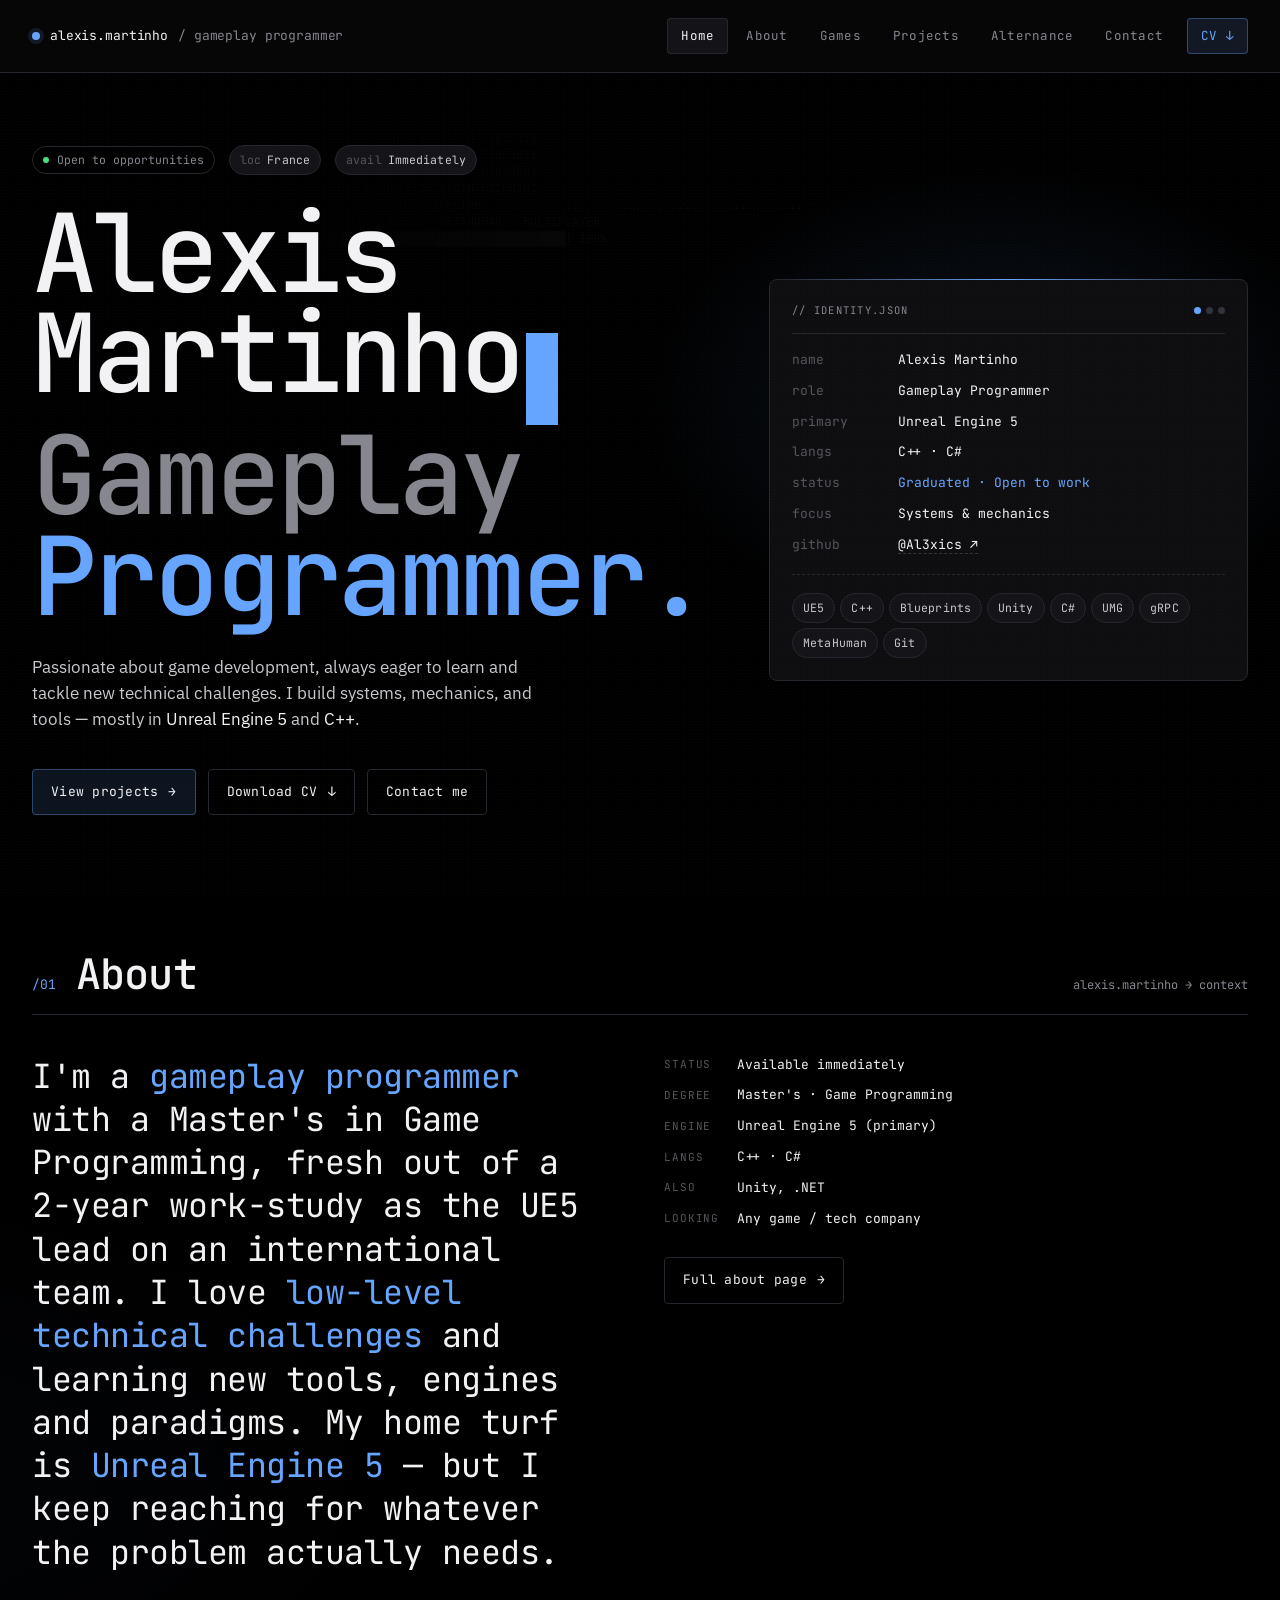
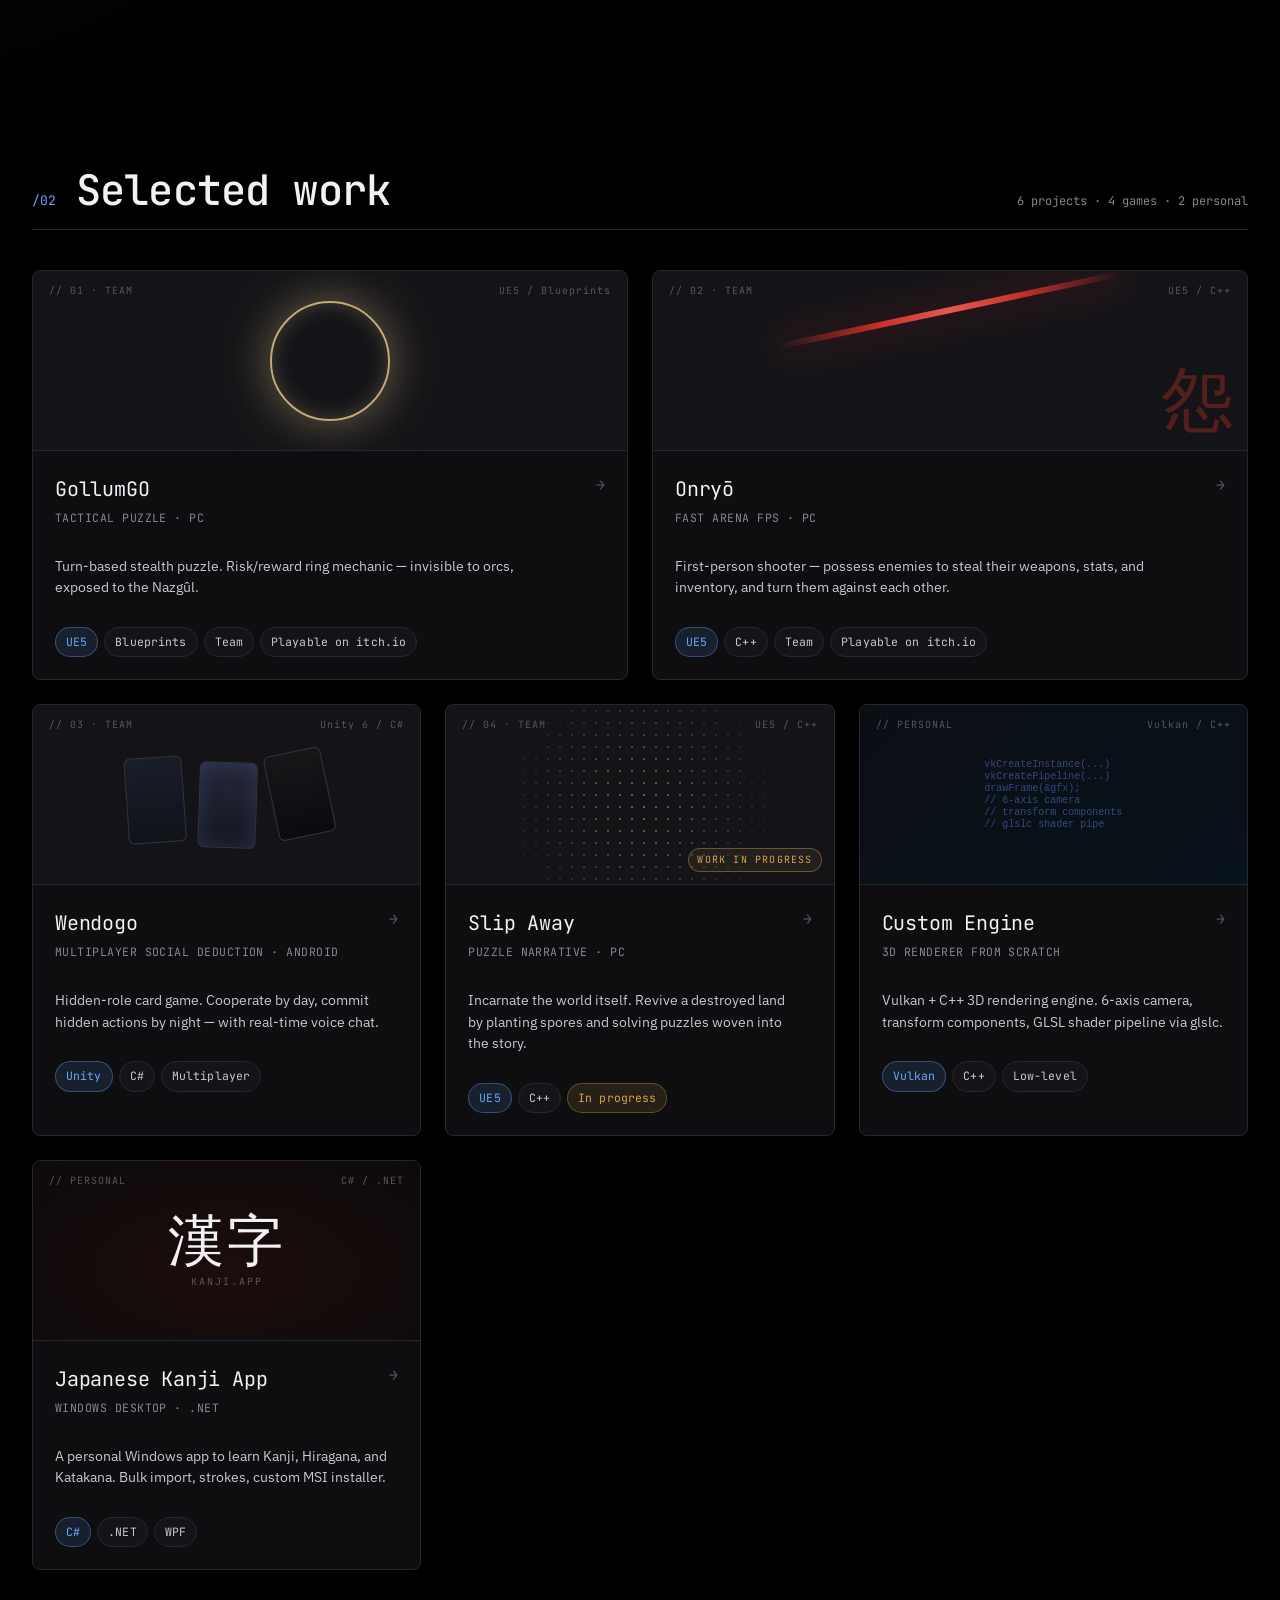
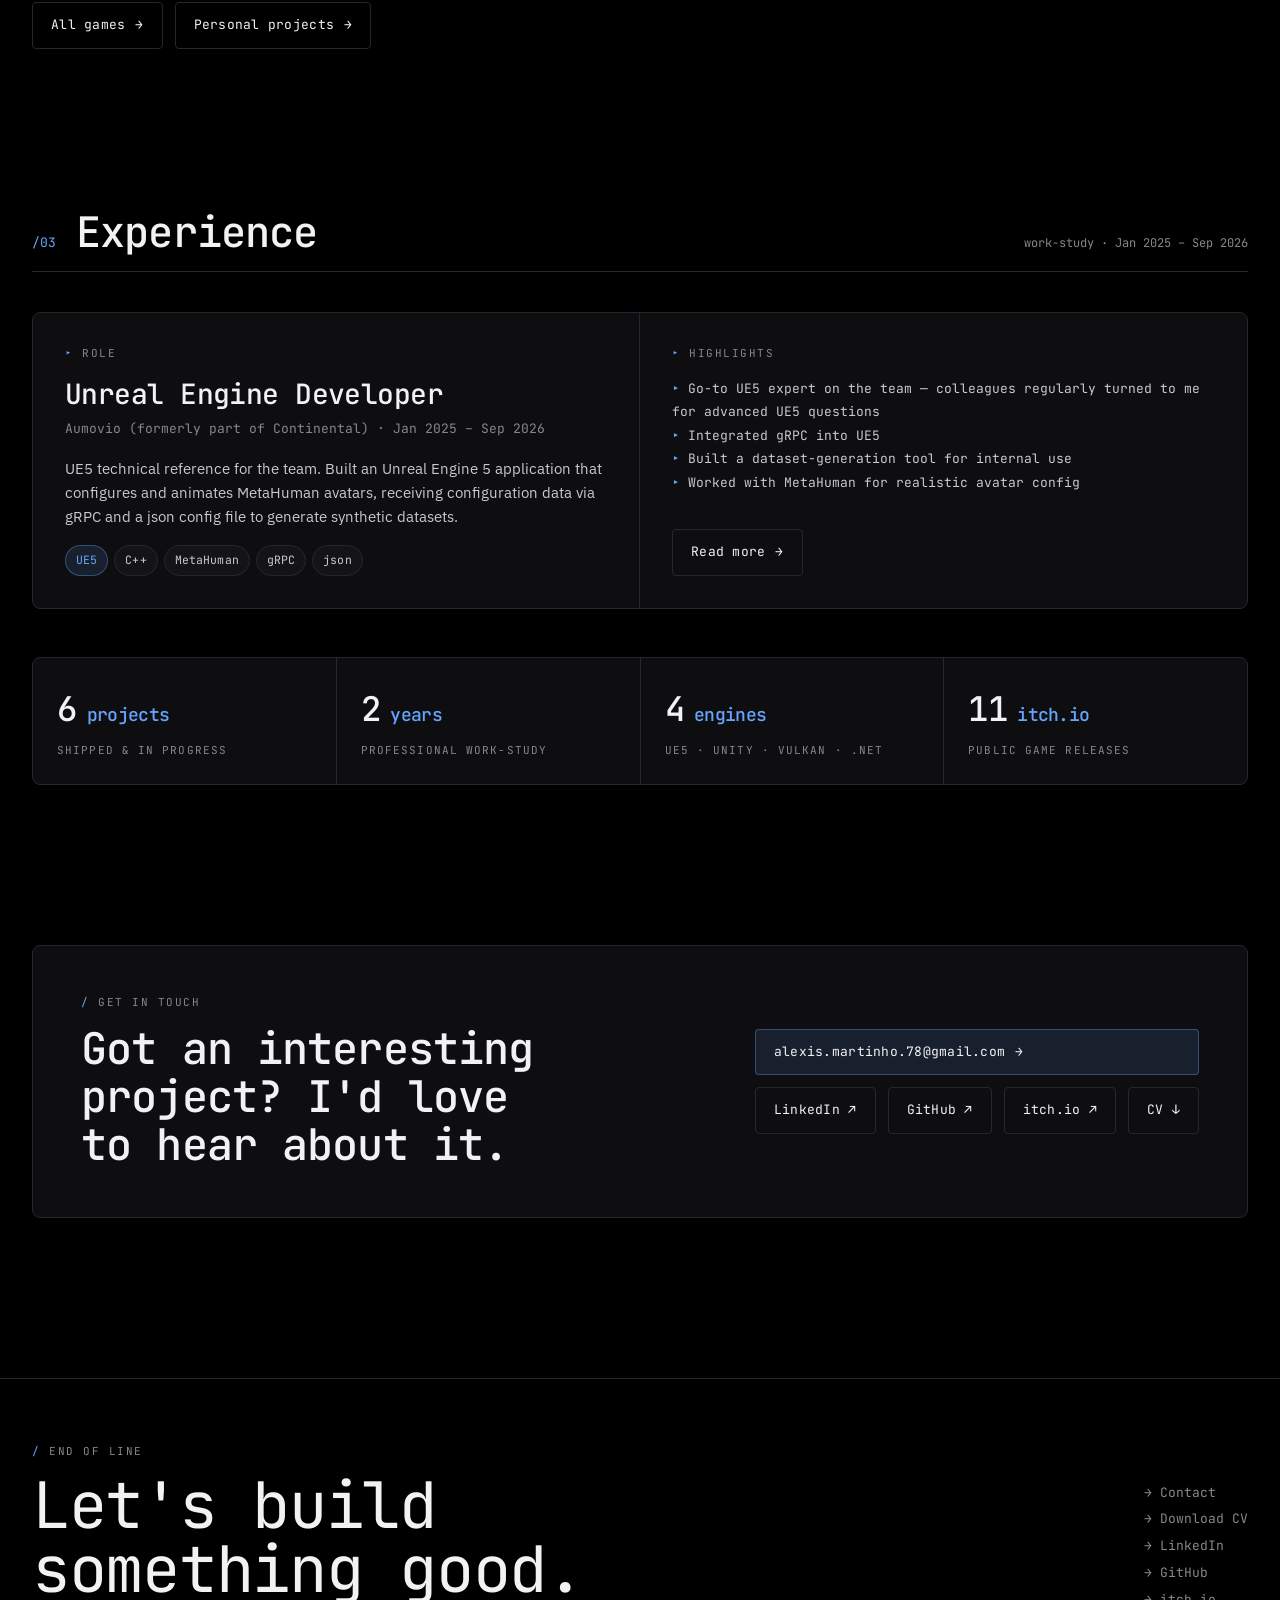
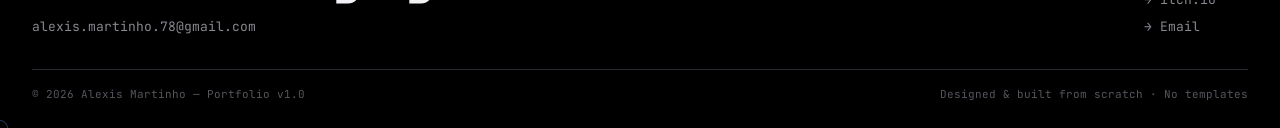
<file: index.html>
<!DOCTYPE html><html lang="en" data-hero="identity" style="--accent: oklch(0.72 0.15 155); --accent-2: oklch(0.58 0.15 155); --accent-soft: oklch(0.72 0.15 155 / 0.12); --accent-line: oklch(0.72 0.15 155 / 0.35); --font-display: 'JetBrains Mono', monospace; --font-body: 'IBM Plex Sans', system-ui, sans-serif; --font-mono: 'JetBrains Mono', monospace;"><head>


  <meta charset="utf-8">
  <meta name="viewport" content="width=device-width, initial-scale=1">
  <link rel="icon" href="favicon.ico" sizes="any" />
  <link rel="icon" type="image/svg+xml" href="assets/img/favicon.svg" />
  <link rel="icon" type="image/png" sizes="32x32" href="assets/img/favicon-32.png" />
  <link rel="apple-touch-icon" href="assets/img/apple-touch-icon.png" />
  <meta name="theme-color" content="#09090B" />
  <title>Alexis Martinho — Gameplay Programmer</title>
  <meta name="description" content="Portfolio of Alexis Martinho, Gameplay Programmer — UE5, C++, Unity, Vulkan.">

  <link rel="preconnect" href="https://fonts.googleapis.com">
  <link rel="preconnect" href="https://fonts.gstatic.com" crossorigin="">
  <link href="https://fonts.googleapis.com/css2?family=JetBrains+Mono:wght@300;400;500;600&amp;family=IBM+Plex+Sans:wght@300;400;500;600&amp;family=Space+Grotesk:wght@400;500;600&amp;family=Inter:wght@400;500;600&amp;display=swap" rel="stylesheet">

  <link rel="stylesheet" href="assets/styles.css">
  <template id="__bundler_thumbnail" data-bg-color="#09090B">
    <svg viewBox="0 0 1200 800" xmlns="http://www.w3.org/2000/svg">
      <rect width="1200" height="800" fill="#09090B"></rect>
      <circle cx="600" cy="400" r="120" fill="none" stroke="#6B8AFF" stroke-width="3" opacity="0.9"></circle>
      <circle cx="600" cy="400" r="160" fill="none" stroke="#6B8AFF" stroke-width="1" opacity="0.4"></circle>
      <text x="600" y="590" text-anchor="middle" font-family="monospace" font-size="28" fill="#C8C8CE" letter-spacing="8">ALEXIS MARTINHO</text>
      <text x="600" y="630" text-anchor="middle" font-family="monospace" font-size="14" fill="#55555D" letter-spacing="4">GAMEPLAY PROGRAMMER</text>
    </svg>
  </template>
  <style>
    /* ============================
       Home-only styles
       ============================ */

    .home-hero {
      position: relative;
      padding: 72px 0 40px;
      min-height: 78vh;
      display: flex;
      align-items: center;
      overflow: hidden;
    }

    .home-hero::before {
      content: '';
      position: absolute;
      inset: 0;
      pointer-events: none;
      background:
        radial-gradient(600px 400px at 78% 42%, var(--accent-soft), transparent 60%),
        linear-gradient(180deg, transparent 70%, rgba(0,0,0,0.6));
    }

    .hero-grid {
      position: relative;
      display: grid;
      grid-template-columns: 1.4fr 1fr;
      gap: 64px;
      width: 100%;
      align-items: center;
    }
    @media (max-width: 900px) { .hero-grid { grid-template-columns: 1fr; } }

    .hero-meta {
      display: flex;
      gap: 14px;
      margin-bottom: 28px;
      flex-wrap: wrap;
      align-items: center;
    }

    .home-hero h1 {
      font-size: clamp(48px, 8.5vw, 116px);
      font-weight: 500;
      letter-spacing: -0.035em;
      line-height: 0.92;
    }
    .home-hero h1 .line { display: block; }
    .home-hero h1 .line.dim { color: var(--text-dim); }
    .home-hero h1 .line.accent { color: var(--accent); }

    .tagline {
      margin-top: 28px;
      max-width: 52ch;
      font-size: 17px;
      color: var(--text);
      font-family: var(--font-body);
      line-height: 1.55;
    }

    .hero-cta {
      display: flex;
      gap: 12px;
      margin-top: 36px;
      flex-wrap: wrap;
    }

    /* Identity panel on right */
    .id-panel {
      border: 1px solid var(--line);
      background: var(--bg-1);
      border-radius: 8px;
      padding: 22px;
      font-family: var(--font-mono);
      font-size: 13px;
      position: relative;
    }
    .id-panel::before {
      content: '';
      position: absolute;
      top: -1px; left: 16px; right: 16px;
      height: 1px;
      background: linear-gradient(90deg, transparent, var(--accent), transparent);
    }
    .id-panel .head {
      display: flex;
      justify-content: space-between;
      align-items: center;
      padding-bottom: 14px;
      border-bottom: 1px solid var(--line);
      margin-bottom: 16px;
    }
    .id-panel .head .label { color: var(--text-dim); text-transform: uppercase; letter-spacing: 0.12em; font-size: 10.5px; }
    .id-panel .head .dots { display: flex; gap: 5px; }
    .id-panel .head .dots span { width: 7px; height: 7px; border-radius: 50%; background: var(--line-strong); }
    .id-panel .head .dots span:first-child { background: var(--accent); }
    .id-panel dl { display: grid; grid-template-columns: 90px 1fr; gap: 10px 16px; margin: 0; }
    .id-panel dt { color: var(--text-faint); }
    .id-panel dd { margin: 0; color: var(--text-hi); }
    .id-panel .stack {
      margin-top: 18px; padding-top: 18px; border-top: 1px dashed var(--line);
      display: flex; flex-wrap: wrap; gap: 5px;
    }

    /* Terminal hero variant */
    :root[data-hero="terminal"] .home-hero .terminal { display: block; }
    :root[data-hero="terminal"] .home-hero .identity,
    :root[data-hero="terminal"] .home-hero .editorial { display: none; }

    :root[data-hero="editorial"] .home-hero .editorial { display: block; }
    :root[data-hero="editorial"] .home-hero .identity,
    :root[data-hero="editorial"] .home-hero .terminal { display: none; }

    :root[data-hero="identity"] .home-hero .terminal,
    :root[data-hero="identity"] .home-hero .editorial { display: none; }

    /* Terminal variant */
    .terminal { display: none; width: 100%; }
    .terminal-window {
      border: 1px solid var(--line);
      background: var(--bg-1);
      border-radius: 8px;
      font-family: var(--font-mono);
      font-size: 14px;
      line-height: 1.75;
      overflow: hidden;
      max-width: 820px;
    }
    .terminal-window .bar {
      display: flex; align-items: center; gap: 6px;
      padding: 10px 14px;
      border-bottom: 1px solid var(--line);
      background: var(--bg-2);
    }
    .terminal-window .bar .d { width: 10px; height: 10px; border-radius: 50%; background: var(--line-strong); }
    .terminal-window .bar .d:nth-child(1) { background: #E55757; }
    .terminal-window .bar .d:nth-child(2) { background: #E5B557; }
    .terminal-window .bar .d:nth-child(3) { background: #8FD070; }
    .terminal-window .bar .path { margin-left: 12px; color: var(--text-faint); font-size: 12px; }
    .terminal-window .body { padding: 22px 26px; }
    .terminal-window .prompt { color: var(--accent); }
    .terminal-window .out { color: var(--text); }
    .terminal-window .cmt { color: var(--text-faint); }

    /* Editorial variant */
    .editorial { display: none; }
    .editorial h1 {
      font-family: var(--font-display);
      font-size: clamp(80px, 16vw, 240px);
      line-height: 0.82;
      letter-spacing: -0.05em;
      font-weight: 500;
    }
    .editorial .col { display: grid; grid-template-columns: 1fr 1fr; gap: 40px; margin-top: 40px; align-items: end; }
    @media (max-width: 900px) { .editorial .col { grid-template-columns: 1fr; } }

    /* Background ASCII-ish pattern */
    .hero-bg-pattern {
      position: absolute;
      inset: 0;
      pointer-events: none;
      opacity: 0.18;
      font-family: var(--font-mono);
      font-size: 12px;
      line-height: 1.4;
      color: var(--text-faint);
      overflow: hidden;
      white-space: pre;
      padding: 40px;
      mask-image: radial-gradient(circle at 70% 50%, black, transparent 70%);
      -webkit-mask-image: radial-gradient(circle at 70% 50%, black, transparent 70%);
    }

    /* Featured grid */
    .featured { padding-top: var(--r-6); }
    .featured-row {
      display: grid;
      grid-template-columns: repeat(6, 1fr);
      gap: 24px;
    }
    @media (max-width: 1100px) { .featured-row { grid-template-columns: repeat(2, 1fr); } }
    @media (max-width: 640px) { .featured-row { grid-template-columns: 1fr; } }

    .feat-card { grid-column: span 2; }
    .feat-card.wide { grid-column: span 3; }
    .feat-card.full { grid-column: span 6; }
    @media (max-width: 1100px) { .feat-card, .feat-card.wide, .feat-card.full { grid-column: span 1; } }

    /* About preview */
    .about-preview {
      display: grid;
      grid-template-columns: 1fr 1fr;
      gap: 48px;
      align-items: start;
    }
    @media (max-width: 900px) { .about-preview { grid-template-columns: 1fr; } }
    .about-preview .big {
      font-family: var(--font-display);
      font-size: clamp(24px, 2.6vw, 34px);
      line-height: 1.3;
      color: var(--text-hi);
      letter-spacing: -0.015em;
      text-wrap: balance;
    }
    .about-preview .big em {
      color: var(--accent);
      font-style: normal;
    }
    .about-preview .side dl { display: grid; grid-template-columns: auto 1fr; gap: 10px 18px; font-family: var(--font-mono); font-size: 13px; margin: 0; }
    .about-preview .side dt { color: var(--text-faint); text-transform: uppercase; letter-spacing: 0.08em; font-size: 11px; align-self: center; }
    .about-preview .side dd { margin: 0; color: var(--text-hi); }

    /* Thumb motifs (per game) */
    .thumb-motif {
      position: absolute; inset: 0;
      display: flex; align-items: center; justify-content: center;
      overflow: hidden;
    }
    .thumb .glyph {
      font-family: var(--font-mono);
      font-size: 10px;
      color: var(--text-faint);
      letter-spacing: 0.1em;
      text-transform: uppercase;
      position: absolute;
      top: 12px; left: 16px;
    }
    .thumb .tag-pos {
      position: absolute;
      top: 12px; right: 16px;
      font-family: var(--font-mono);
      font-size: 10px;
      color: var(--text-faint);
      letter-spacing: 0.1em;
    }

    /* GollumGO motif: glowing ring on swamp fog */
    .motif-gollum {
      background:
        radial-gradient(600px 300px at 50% 100%, rgba(66, 84, 62, 0.25), transparent 60%),
        radial-gradient(260px 160px at 50% 50%, rgba(190, 170, 120, 0.22), transparent 70%),
        linear-gradient(180deg, #0A0D0A, #0C100D 60%, #0A0B09);
    }
    .motif-gollum .ring {
      width: 120px; height: 120px;
      border: 2px solid rgba(224, 196, 140, 0.85);
      border-radius: 50%;
      box-shadow:
        0 0 40px rgba(224, 196, 140, 0.35),
        0 0 80px rgba(224, 196, 140, 0.15),
        inset 0 0 20px rgba(224, 196, 140, 0.25);
    }

    /* Onryō motif: red slash, ink */
    .motif-onryo {
      background:
        repeating-linear-gradient(90deg, rgba(255,255,255,0.025) 0 1px, transparent 1px 40px),
        radial-gradient(600px 400px at 20% 50%, rgba(180, 20, 20, 0.14), transparent 60%),
        #080608;
    }
    .motif-onryo .slash {
      position: absolute;
      top: 20%; left: 20%;
      width: 60%; height: 6px;
      background: linear-gradient(90deg, transparent, #C8302A 30%, #E45A52, #C8302A 70%, transparent);
      transform: rotate(-12deg);
      box-shadow: 0 0 40px rgba(200, 48, 42, 0.6);
    }
    .motif-onryo .kanji {
      position: absolute;
      right: 18px; bottom: 14px;
      font-family: var(--font-display);
      font-size: 72px;
      color: rgba(200, 48, 42, 0.35);
      letter-spacing: -0.05em;
      line-height: 1;
    }

    /* Wendogo motif: day/night cards */
    .motif-wendogo {
      background: #0A0B10;
      display: flex; align-items: center; justify-content: center;
    }
    .motif-wendogo .cards { display: flex; gap: 14px; transform: rotate(-4deg); }
    .motif-wendogo .mcard {
      width: 58px; height: 86px; border-radius: 6px;
      border: 1px solid var(--line-strong);
    }
    .motif-wendogo .mcard.day { background: linear-gradient(180deg, #1a1e2a, #0f1218); }
    .motif-wendogo .mcard.night {
      background: linear-gradient(180deg, #25283a, #14161f);
      box-shadow: inset 0 0 20px rgba(90, 100, 160, 0.3);
      transform: translateY(10px) rotate(6deg);
    }
    .motif-wendogo .mcard.hidden { background: linear-gradient(180deg, #151719, #0a0b0e); transform: rotate(-8deg) translateY(4px); }

    /* Slip Away motif: organic dot bloom */
    .motif-slipaway {
      background:
        radial-gradient(600px 400px at 50% 60%, rgba(210, 150, 90, 0.12), transparent 60%),
        #0b0a09;
    }
    .motif-slipaway .bloom {
      position: absolute; inset: 0;
      background-image: radial-gradient(rgba(212, 162, 76, 0.55) 1px, transparent 1.5px);
      background-size: 12px 12px;
      mask-image: radial-gradient(180px 180px at 50% 55%, black, transparent 80%);
      -webkit-mask-image: radial-gradient(180px 180px at 50% 55%, black, transparent 80%);
    }
    .motif-slipaway .wip {
      position: absolute; bottom: 12px; right: 12px;
      font-family: var(--font-mono); font-size: 10px;
      color: var(--warn); letter-spacing: 0.12em;
      padding: 3px 8px; border: 1px solid rgba(212, 162, 76, 0.4);
      background: rgba(212, 162, 76, 0.08); border-radius: 100px;
    }

    /* Stats strip */
    .stats {
      display: grid;
      grid-template-columns: repeat(4, 1fr);
      gap: 1px;
      background: var(--line);
      border: 1px solid var(--line);
      border-radius: 8px;
      overflow: hidden;
      margin-top: 48px;
    }
    @media (max-width: 700px) { .stats { grid-template-columns: repeat(2, 1fr); } }
    .stats .stat { background: var(--bg-1); padding: 24px; }
    .stats .stat .num {
      font-family: var(--font-display);
      font-size: 34px;
      letter-spacing: -0.02em;
      color: var(--text-hi);
      font-weight: 500;
    }
    .stats .stat .num .unit { color: var(--accent); font-size: 18px; }
    .stats .stat .lbl {
      margin-top: 6px;
      font-family: var(--font-mono);
      font-size: 11px;
      color: var(--text-dim);
      letter-spacing: 0.1em;
      text-transform: uppercase;
    }
  </style>
</head>
<body class="noise" data-cc-id="cc-1" style="cursor: crosshair; background-color: rgb(0, 0, 0);">
  
  <div data-chrome="header"></div>
    

  <main>
    <!-- ===== HERO ===== -->
    <section class="home-hero">
      <div class="hero-bg-pattern" aria-hidden="true">
01010100 10101100 01001010 11010010 10101101 01001100 11001010 01010110
10011010 01101001 11000101 10010101 01010110 10101010 01011010 01011011
11010100 10101010 01010101 10101101 11001010 10101010 11010101 01010101
10110101 01010110 10100110 10101100 01010101 11010011 10101010 01100101
.............................................. LOADING PIPELINE .............................................
// UE5 · C++ · BLUEPRINTS · UNITY · C# · VULKAN · GRPC · METAHUMAN · MULTIPLAYER
// frame  [████████████████████████████████████████████████████████████████] 100%
      </div>

      <div class="shell">
        <!-- Variant A: Identity (default) -->
        <div class="identity hero-grid">
          <div>
            <div class="hero-meta reveal in">
              <span class="status"><span class="pulse"></span> Open to opportunities</span>
              <span class="badge"><span class="k">loc</span> France</span>
              <span class="badge"><span class="k">avail</span> Immediately</span>
            </div>
            <h1 class="reveal in">
              <span class="line">Alexis</span>
              <span class="line">Martinho<span class="cursor"></span></span>
              <span class="line dim">Gameplay</span>
              <span class="line accent">Programmer.</span>
            </h1>
            <p class="tagline reveal in">
              Passionate about game development, always eager to learn
              and tackle new technical challenges. I build systems,
              mechanics, and tools — mostly in <span class="hi">Unreal Engine 5</span>
              and <span class="hi">C++</span>.
            </p>
            <div class="hero-cta reveal in">
              <a class="btn btn-primary" href="games.html">
                View projects <span class="arrow">→</span>
              </a>
              <a class="btn btn-ghost" href="assets/cv/CV_MARTINHO_Alexis_EN.pdf" download>
                Download CV <span class="arrow">↓</span>
              </a>
              <a class="btn btn-ghost" href="contact.html">
                Contact me
              </a>
            </div>
          </div>

          <aside class="id-panel reveal in">
            <div class="head">
              <span class="label">// identity.json</span>
              <div class="dots"><span></span><span></span><span></span></div>
            </div>
            <dl>
              <dt>name</dt><dd>Alexis Martinho</dd>
              <dt>role</dt><dd>Gameplay Programmer</dd>
              <dt>primary</dt><dd>Unreal Engine 5</dd>
              <dt>langs</dt><dd>C++ · C#</dd>
              <dt>status</dt><dd><span class="accent-text">Graduated · Open to work</span></dd>
              <dt>focus</dt><dd>Systems &amp; mechanics</dd>
              <dt>github</dt><dd><a href="https://github.com/Al3xics" target="_blank" rel="noopener" class="hi" style="border-bottom:1px dashed var(--line-strong)">@Al3xics ↗</a></dd>
            </dl>
            <div class="stack">
              <span class="badge">UE5</span>
              <span class="badge">C++</span>
              <span class="badge">Blueprints</span>
              <span class="badge">Unity</span>
              <span class="badge">C#</span>
              <span class="badge">UMG</span>
              <span class="badge">gRPC</span>
              <span class="badge">MetaHuman</span>
              <span class="badge">Git</span>
            </div>
          </aside>
        </div>

        <!-- Variant B: Terminal-inspired -->
        <div class="terminal">
          <div class="terminal-window">
            <div class="bar">
              <span class="d"></span><span class="d"></span><span class="d"></span>
              <span class="path">~ / alexis-martinho / portfolio</span>
            </div>
            <div class="body">
              <div><span class="prompt">$</span> whoami</div>
              <div class="out">alexis-martinho</div>
              <div style="height:8px"></div>
              <div><span class="prompt">$</span> cat role.md</div>
              <div class="out">
                <span style="font-size: clamp(36px, 6vw, 72px); font-family: var(--font-display); color: var(--text-hi); line-height: 1.05; display:block; margin: 8px 0">Gameplay Programmer.</span>
              </div>
              <div class="cmt"># Passionate about game development, always eager to learn</div>
              <div class="cmt"># and tackle new technical challenges.</div>
              <div style="height:8px"></div>
              <div><span class="prompt">$</span> ls stack/</div>
              <div class="out">ue5&nbsp;&nbsp;c++&nbsp;&nbsp;blueprints&nbsp;&nbsp;unity&nbsp;&nbsp;c#&nbsp;&nbsp;vulkan&nbsp;&nbsp;grpc&nbsp;&nbsp;metahuman&nbsp;&nbsp;git</div>
              <div style="height:8px"></div>
              <div><span class="prompt">$</span> _<span class="cursor"></span></div>
              <div style="height:24px"></div>
              <div class="hero-cta" style="margin-top: 0">
                <a class="btn btn-primary" href="games.html">cd projects/ <span class="arrow">→</span></a>
                <a class="btn btn-ghost" href="contact.html">./contact.sh</a>
              </div>
            </div>
          </div>
        </div>

        <!-- Variant C: Editorial typography -->
        <div class="editorial">
          <div class="eyebrow reveal"><span class="idx">/</span> 001 — IDENTITY</div>
          <h1 class="reveal">ALEXIS<br><span style="color: var(--accent)">MARTINHO</span></h1>
          <div class="col">
            <div class="reveal">
              <p style="font-size: 17px; color: var(--text);">
                Gameplay programmer. UE5 &amp; C++ at the core. Fresh out of a
                2-year work-study, building systems, tools, and games.
              </p>
              <div class="hero-cta">
                <a class="btn btn-primary" href="games.html">View projects <span class="arrow">→</span></a>
                <a class="btn btn-ghost" href="contact.html">Contact me</a>
              </div>
            </div>
            <div class="reveal">
              <div class="eyebrow" style="margin-bottom: 12px"><span class="idx">/</span> STACK</div>
              <div class="badges">
                <span class="badge accent">UE5</span>
                <span class="badge">C++</span>
                <span class="badge">Blueprints</span>
                <span class="badge">Unity</span>
                <span class="badge">C#</span>
                <span class="badge">Vulkan</span>
                <span class="badge">gRPC</span>
                <span class="badge">Git</span>
              </div>
            </div>
          </div>
        </div>
      </div>
    </section>

    <!-- ===== ABOUT PREVIEW ===== -->
    <section class="section">
      <div class="shell">
        <div class="section-head reveal in">
          <div class="num">/01</div>
          <h2>About</h2>
          <div class="meta">alexis.martinho → context</div>
        </div>

        <div class="about-preview">
          <p class="big reveal in">
            I'm a <em>gameplay programmer</em> with a Master's in Game Programming,
            fresh out of a 2-year work-study as the UE5 lead on an
            international team. I love
            <em>low-level technical challenges</em> and learning new tools,
            engines and paradigms. My home turf is <em>Unreal Engine 5</em> —
            but I keep reaching for whatever the problem actually needs.
          </p>
          <div class="side reveal in">
            <dl>
              <dt>status</dt><dd>Available immediately</dd>
              <dt>degree</dt><dd>Master's · Game Programming</dd>
              <dt>engine</dt><dd>Unreal Engine 5 (primary)</dd>
              <dt>langs</dt><dd>C++ · C#</dd>
              <dt>also</dt><dd>Unity, .NET</dd>
              <dt>looking</dt><dd>Any game / tech company</dd>
            </dl>
            <div style="margin-top: 28px">
              <a class="btn btn-ghost" href="about.html">Full about page <span class="arrow">→</span></a>
            </div>
          </div>
        </div>
      </div>
    </section>

    <!-- ===== FEATURED PROJECTS ===== -->
    <section class="section featured">
      <div class="shell">
        <div class="section-head reveal in">
          <div class="num">/02</div>
          <h2>Selected work</h2>
          <div class="meta">6 projects · 4 games · 2 personal</div>
        </div>

        <div class="featured-row">

          <!-- GollumGO - wide -->
          <a class="card project-card feat-card wide reveal in" href="game-gollumgo.html">
            <div class="thumb motif-gollum">
              <span class="glyph">// 01 · team</span>
              <span class="tag-pos">UE5 / Blueprints</span>
              <div class="thumb-motif"><div class="ring"></div></div>
            </div>
            <div class="card-body">
              <div class="card-head">
                <div>
                  <div class="card-title">GollumGO</div>
                  <div class="card-sub">Tactical puzzle · PC</div>
                </div>
                <span class="bracket">→</span>
              </div>
              <p class="card-desc">Turn-based stealth puzzle. Risk/reward ring mechanic — invisible to orcs, exposed to the Nazgûl.</p>
              <div class="badges">
                <span class="badge accent">UE5</span>
                <span class="badge">Blueprints</span>
                <span class="badge">Team</span>
                <span class="badge">Playable on itch.io</span>
              </div>
            </div>
          </a>

          <!-- Onryō - wide -->
          <a class="card project-card feat-card wide reveal in" href="game-onryo.html">
            <div class="thumb motif-onryo">
              <span class="glyph">// 02 · team</span>
              <span class="tag-pos">UE5 / C++</span>
              <div class="slash"></div>
              <div class="kanji">怨</div>
            </div>
            <div class="card-body">
              <div class="card-head">
                <div>
                  <div class="card-title">Onryō</div>
                  <div class="card-sub">Fast arena FPS · PC</div>
                </div>
                <span class="bracket">→</span>
              </div>
              <p class="card-desc">First-person shooter — possess enemies to steal their weapons, stats, and inventory, and turn them against each other.</p>
              <div class="badges">
                <span class="badge accent">UE5</span>
                <span class="badge">C++</span>
                <span class="badge">Team</span>
                <span class="badge">Playable on itch.io</span>
              </div>
            </div>
          </a>

          <!-- Wendogo - 2 cols -->
          <a class="card project-card feat-card reveal in" href="game-wendogo.html">
            <div class="thumb motif-wendogo">
              <span class="glyph">// 03 · team</span>
              <span class="tag-pos">Unity 6 / C#</span>
              <div class="cards">
                <div class="mcard day"></div>
                <div class="mcard night"></div>
                <div class="mcard hidden"></div>
              </div>
            </div>
            <div class="card-body">
              <div class="card-head">
                <div>
                  <div class="card-title">Wendogo</div>
                  <div class="card-sub">Multiplayer social deduction · Android</div>
                </div>
                <span class="bracket">→</span>
              </div>
              <p class="card-desc">Hidden-role card game. Cooperate by day, commit hidden actions by night — with real-time voice chat.</p>
              <div class="badges">
                <span class="badge accent">Unity</span>
                <span class="badge">C#</span>
                <span class="badge">Multiplayer</span>
              </div>
            </div>
          </a>

          <!-- Slip Away - 2 cols -->
          <a class="card project-card feat-card reveal in" href="game-slip-away.html">
            <div class="thumb motif-slipaway">
              <span class="glyph">// 04 · team</span>
              <span class="tag-pos">UE5 / C++</span>
              <div class="bloom"></div>
              <div class="wip">WORK IN PROGRESS</div>
            </div>
            <div class="card-body">
              <div class="card-head">
                <div>
                  <div class="card-title">Slip Away</div>
                  <div class="card-sub">Puzzle narrative · PC</div>
                </div>
                <span class="bracket">→</span>
              </div>
              <p class="card-desc">Incarnate the world itself. Revive a destroyed land by planting spores and solving puzzles woven into the story.</p>
              <div class="badges">
                <span class="badge accent">UE5</span>
                <span class="badge">C++</span>
                <span class="badge warn">In progress</span>
              </div>
            </div>
          </a>

          <!-- Custom Engine - 2 cols -->
          <a class="card project-card feat-card reveal in" href="project-custom-engine.html">
            <div class="thumb" style="background: linear-gradient(135deg, #0a0f14, #08121a); border-bottom: 1px solid var(--line);">
              <span class="glyph" style="color: var(--text-faint)">// personal</span>
              <span class="tag-pos">Vulkan / C++</span>
              <div class="thumb-motif" style="font-family: var(--font-mono); font-size: 10px; color: rgba(107, 138, 255, 0.45); flex-direction: column; gap: 2px; line-height: 1.2; text-align: left; padding: 0 24px;">
                <pre style="margin:0">vkCreateInstance(...)
vkCreatePipeline(...)
drawFrame(&amp;gfx);
// 6-axis camera
// transform components
// glslc shader pipe</pre>
              </div>
            </div>
            <div class="card-body">
              <div class="card-head">
                <div>
                  <div class="card-title">Custom Engine</div>
                  <div class="card-sub">3D renderer from scratch</div>
                </div>
                <span class="bracket">→</span>
              </div>
              <p class="card-desc">Vulkan + C++ 3D rendering engine. 6-axis camera, transform components, GLSL shader pipeline via glslc.</p>
              <div class="badges">
                <span class="badge accent">Vulkan</span>
                <span class="badge">C++</span>
                <span class="badge">Low-level</span>
              </div>
            </div>
          </a>

          <!-- Kanji App - 2 cols -->
          <a class="card project-card feat-card reveal in" href="project-kanji.html">
            <div class="thumb" style="background: radial-gradient(400px 200px at 50% 60%, rgba(200, 48, 42, 0.08), transparent 70%), #0d0a0a; border-bottom: 1px solid var(--line);">
              <span class="glyph" style="color: var(--text-faint)">// personal</span>
              <span class="tag-pos">C# / .NET</span>
              <div class="thumb-motif" style="flex-direction: column; gap: 6px;">
                <div style="font-family: var(--font-display); font-size: 56px; color: var(--text-hi); letter-spacing: 0.05em; line-height: 1;">漢字</div>
                <div style="font-family: var(--font-mono); font-size: 10px; color: var(--text-faint); letter-spacing: 0.2em;">KANJI.APP</div>
              </div>
            </div>
            <div class="card-body">
              <div class="card-head">
                <div>
                  <div class="card-title">Japanese Kanji App</div>
                  <div class="card-sub">Windows desktop · .NET</div>
                </div>
                <span class="bracket">→</span>
              </div>
              <p class="card-desc">A personal Windows app to learn Kanji, Hiragana, and Katakana. Bulk import, strokes, custom MSI installer.</p>
              <div class="badges">
                <span class="badge accent">C#</span>
                <span class="badge">.NET</span>
                <span class="badge">WPF</span>
              </div>
            </div>
          </a>
        </div>

        <div style="margin-top: 32px; display: flex; gap: 12px; flex-wrap: wrap;">
          <a class="btn btn-ghost" href="games.html">All games <span class="arrow">→</span></a>
          <a class="btn btn-ghost" href="projects.html">Personal projects <span class="arrow">→</span></a>
        </div>
      </div>
    </section>

    <!-- ===== ALTERNANCE STRIP ===== -->
    <section class="section-sm">
      <div class="shell">
        <div class="section-head reveal in">
          <div class="num">/03</div>
          <h2>Experience</h2>
          <div class="meta">work-study · Jan 2025 – Sep 2026</div>
        </div>

        <div class="card reveal in" style="display: grid; grid-template-columns: 1fr 1fr; gap: 0;">
          <div style="padding: 32px; border-right: 1px solid var(--line);">
            <div class="eyebrow" style="margin-bottom: 14px"><span class="idx">▸</span> ROLE</div>
            <h3 style="font-size: 28px; margin-bottom: 8px;">Unreal Engine Developer</h3>
            <div class="mono dim" style="font-size: 13px; margin-bottom: 18px;">Aumovio (formerly part of Continental) · Jan 2025 – Sep 2026</div>
            <p style="font-size: 15px; color: var(--text);">
              UE5 technical reference for the team. Built an Unreal Engine 5 application that
              configures and animates MetaHuman avatars, receiving configuration data
              via gRPC and a json config file to generate synthetic datasets.
            </p>
            <div class="badges" style="margin-top: 16px">
              <span class="badge accent">UE5</span>
              <span class="badge">C++</span>
              <span class="badge">MetaHuman</span>
              <span class="badge">gRPC</span>
              <span class="badge">json</span>
            </div>
          </div>
          <div style="padding: 32px; display: flex; flex-direction: column; justify-content: space-between;">
            <div>
              <div class="eyebrow" style="margin-bottom: 14px"><span class="idx">▸</span> HIGHLIGHTS</div>
              <ul style="list-style: none; padding: 0; margin: 0; font-family: var(--font-mono); font-size: 13px; line-height: 1.8;">
                <li><span class="accent-text">▸</span> Go-to UE5 expert on the team — colleagues regularly turned to me for advanced UE5 questions</li>
                <li><span class="accent-text">▸</span> Integrated gRPC into UE5</li>
                <li><span class="accent-text">▸</span> Built a dataset-generation tool for internal use</li>
                <li><span class="accent-text">▸</span> Worked with MetaHuman for realistic avatar config</li>
              </ul>
            </div>
            <div style="margin-top: 24px">
              <a class="btn btn-ghost" href="alternance.html">Read more <span class="arrow">→</span></a>
            </div>
          </div>
        </div>

        <!-- Stats strip -->
        <div class="stats reveal in">
          <div class="stat">
            <div class="num">6<span class="unit"> projects</span></div>
            <div class="lbl">shipped &amp; in progress</div>
          </div>
          <div class="stat">
            <div class="num">2<span class="unit"> years</span></div>
            <div class="lbl">professional work-study</div>
          </div>
          <div class="stat">
            <div class="num">4<span class="unit"> engines</span></div>
            <div class="lbl">UE5 · Unity · Vulkan · .NET</div>
          </div>
          <div class="stat">
            <div class="num">11<span class="unit"> itch.io</span></div>
            <div class="lbl">public game releases</div>
          </div>
        </div>
      </div>
    </section>

    <!-- ===== CTA ===== -->
    <section class="section">
      <div class="shell">
        <div class="card reveal in" style="padding: 48px; display: flex; gap: 40px; align-items: center; justify-content: space-between; flex-wrap: wrap;">
          <div>
            <div class="eyebrow" style="margin-bottom: 14px"><span class="idx">/</span> GET IN TOUCH</div>
            <h2 style="font-size: clamp(28px, 3.4vw, 44px); max-width: 18ch;">Got an interesting project? I'd love to hear about it.</h2>
          </div>
          <div style="display: flex; flex-direction: column; gap: 12px;">
            <a class="btn btn-primary" href="mailto:alexis.martinho.78@gmail.com">
              alexis.martinho.78@gmail.com <span class="arrow">→</span>
            </a>
            <div style="display: flex; gap: 12px; flex-wrap: wrap;">
              <a class="btn btn-ghost" href="https://www.linkedin.com/in/alexis-martinho-76265125b/" target="_blank" rel="noopener">LinkedIn ↗</a>
              <a class="btn btn-ghost" href="https://github.com/Al3xics" target="_blank" rel="noopener">GitHub ↗</a>
              <a class="btn btn-ghost" href="https://al3xics.itch.io/" target="_blank" rel="noopener">itch.io ↗</a>
              <a class="btn btn-ghost" href="assets/cv/CV_MARTINHO_Alexis_EN.pdf" download>CV ↓</a>
            </div>
          </div>
        </div>
      </div>
    </section>
  </main>

  
      <footer class="foot">
        <div class="shell">
          <div class="row">
            <div>
              <div class="eyebrow" style="margin-bottom:12px"><span class="idx">/</span> END OF LINE</div>
              <div class="sign">Let's build<br>something good.</div>
              <div class="mono dim" style="margin-top:16px; font-size:13px;">alexis.martinho.78@gmail.com</div>
            </div>
            <div class="links">
              <a href="contact.html">→ Contact</a>
              <a href="assets/cv/CV_MARTINHO_Alexis_EN.pdf" download>→ Download CV</a>
              <a href="https://www.linkedin.com/in/alexis-martinho-76265125b/" target="_blank" rel="noopener">→ LinkedIn</a>
              <a href="https://github.com/Al3xics" target="_blank" rel="noopener">→ GitHub</a>
              <a href="https://al3xics.itch.io/" target="_blank" rel="noopener">→ itch.io</a>
              <a href="mailto:alexis.martinho.78@gmail.com">→ Email</a>
            </div>
          </div>
          <div class="legal">
            <span>© 2026 Alexis Martinho — Portfolio v1.0</span>
            <span>Designed &amp; built from scratch · No templates</span>
          </div>
        </div>
      </footer>
    

  <script src="assets/partials.js"></script>
  <script src="assets/shared.js"></script>


</body></html>
</file>
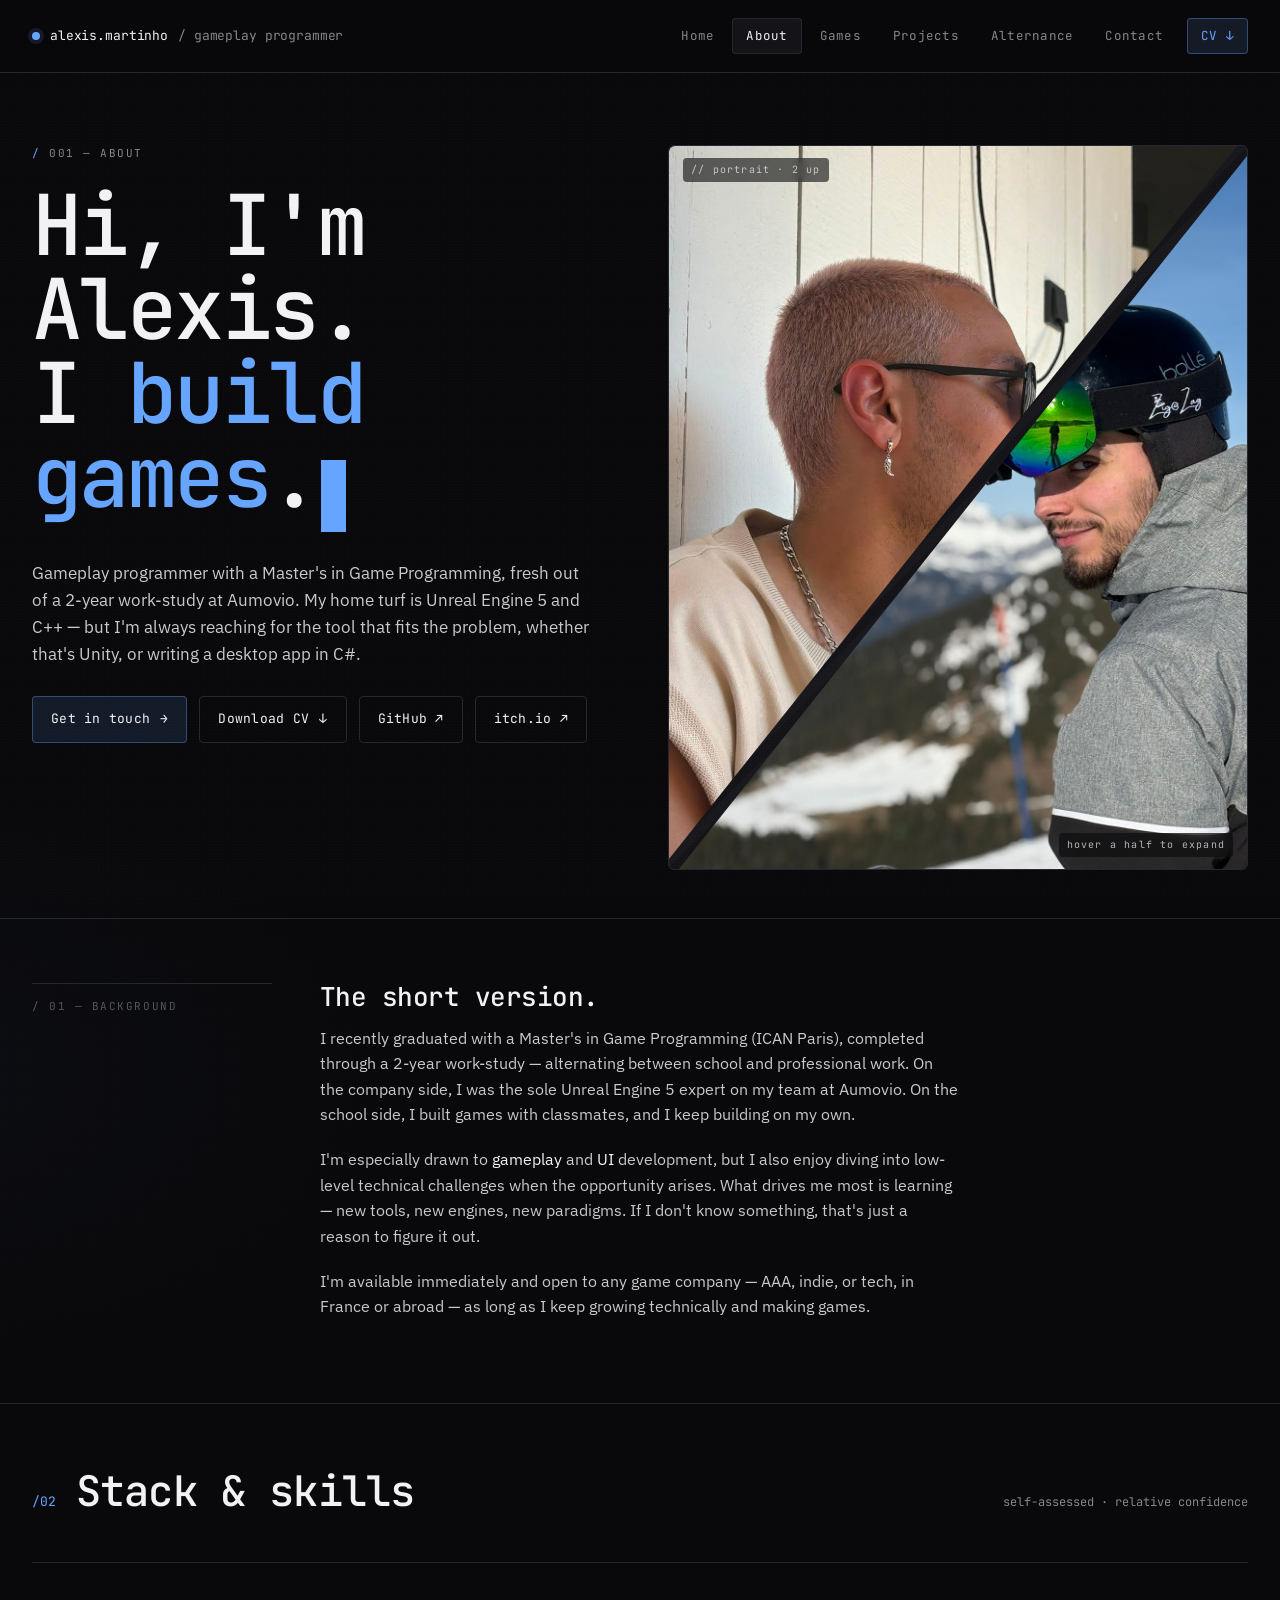
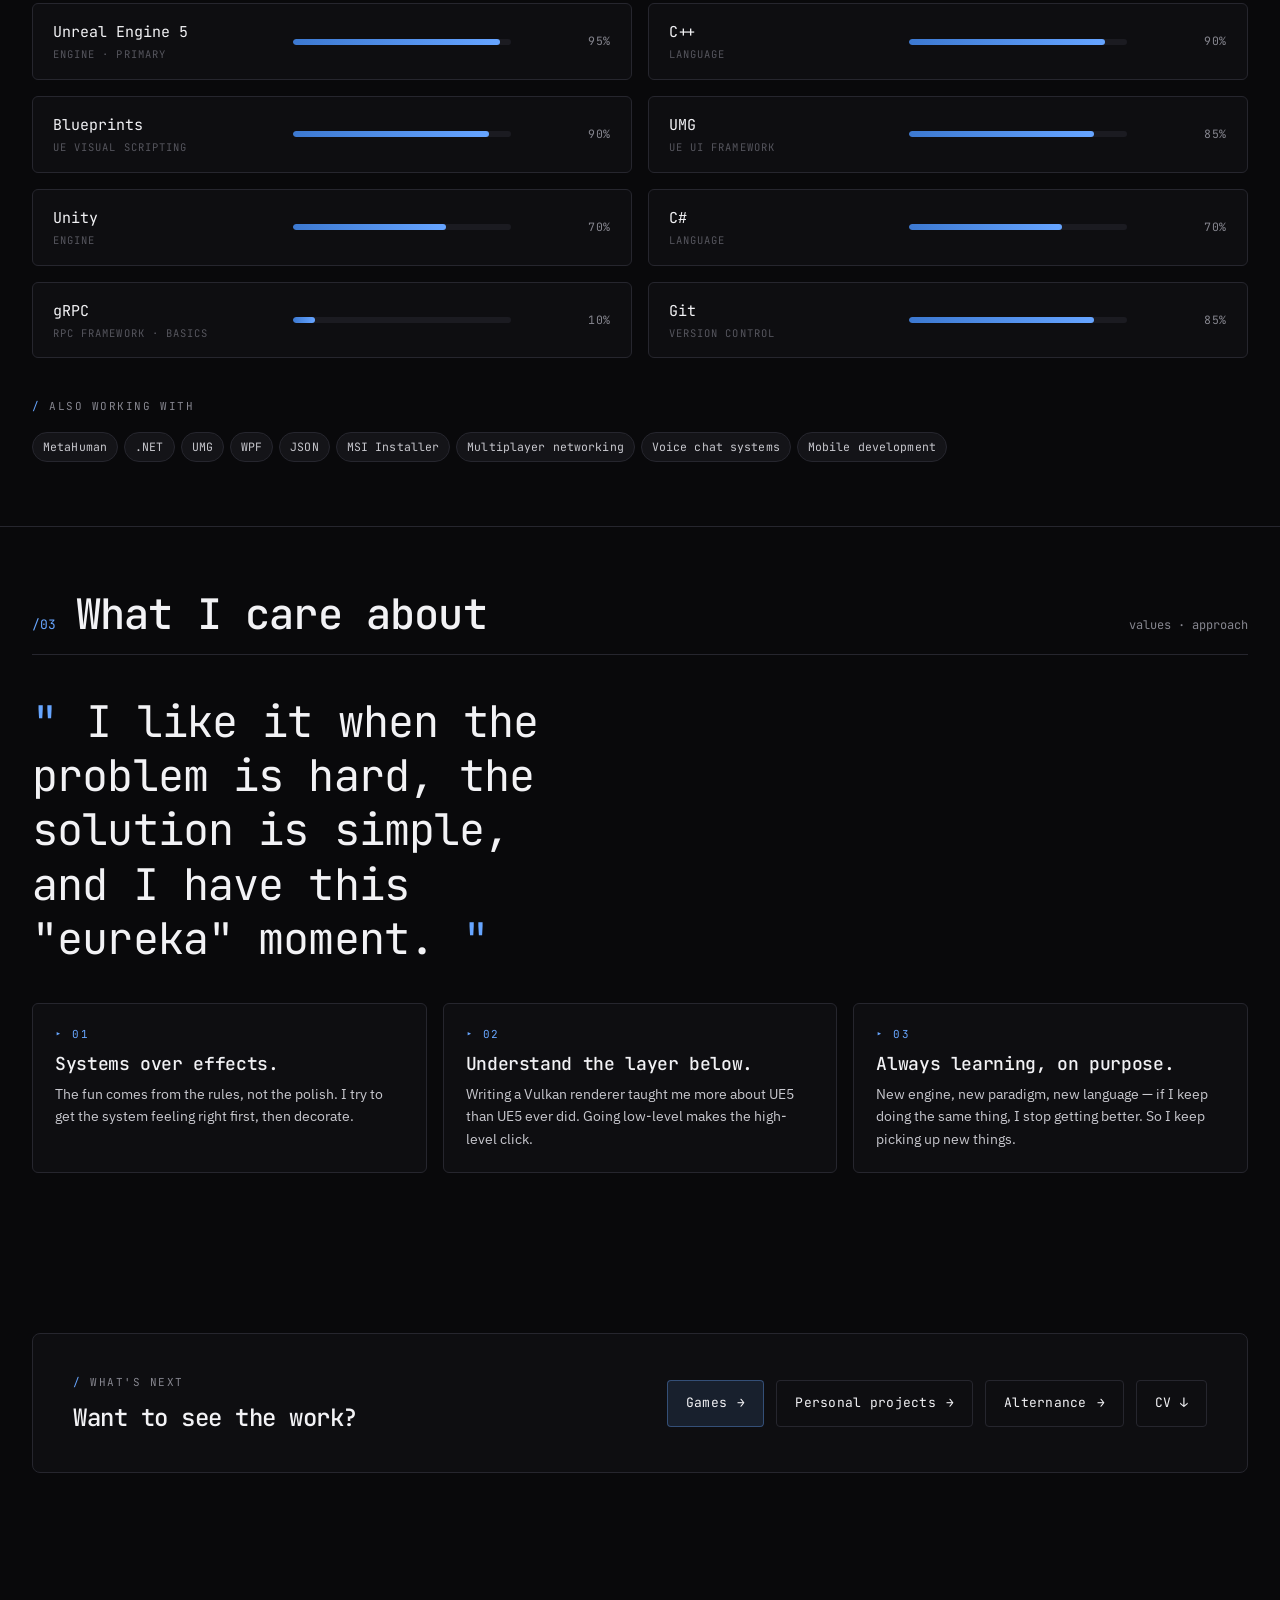
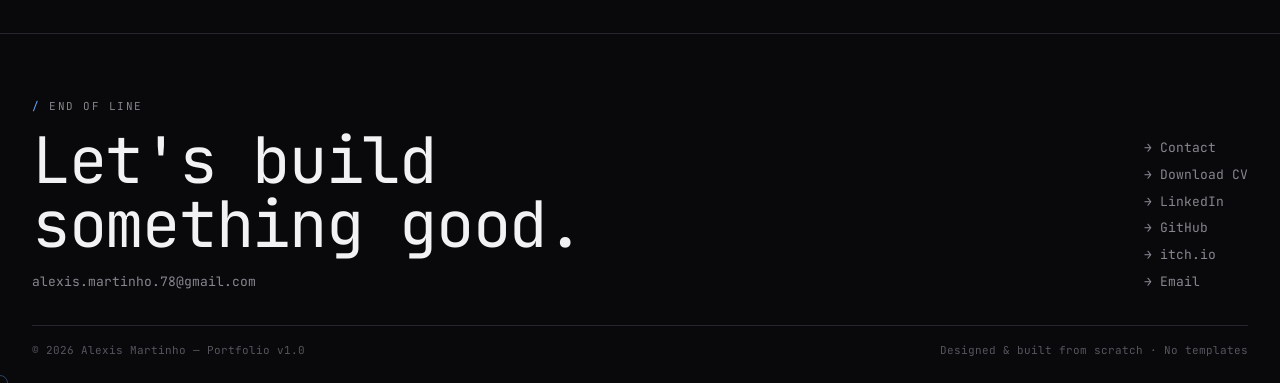
<file: about.html>
<!doctype html>
<html lang="en">
<head>
  <meta charset="utf-8" />
  <meta name="viewport" content="width=device-width, initial-scale=1" />
  <link rel="icon" href="favicon.ico" sizes="any" />
  <link rel="icon" type="image/svg+xml" href="assets/img/favicon.svg" />
  <link rel="icon" type="image/png" sizes="32x32" href="assets/img/favicon-32.png" />
  <link rel="apple-touch-icon" href="assets/img/apple-touch-icon.png" />
  <meta name="theme-color" content="#09090B" />
  <title>About — Alexis Martinho</title>
  <link rel="preconnect" href="https://fonts.googleapis.com">
  <link rel="preconnect" href="https://fonts.gstatic.com" crossorigin>
  <link href="https://fonts.googleapis.com/css2?family=JetBrains+Mono:wght@300;400;500;600&family=IBM+Plex+Sans:wght@300;400;500;600&family=Space+Grotesk:wght@400;500;600&family=Inter:wght@400;500;600&display=swap" rel="stylesheet">
  <link rel="stylesheet" href="assets/styles.css" />
  <style>
    .about-hero {
      padding: 72px 0 48px;
      border-bottom: 1px solid var(--line);
    }
    .about-hero .grid {
      display: grid;
      grid-template-columns: 1fr 1fr;
      gap: 56px;
      align-items: start;
    }
    @media (max-width: 900px) { .about-hero .grid { grid-template-columns: 1fr; } }
    .about-hero h1 {
      font-size: clamp(48px, 7vw, 84px);
      line-height: 1.0;
      letter-spacing: -0.03em;
    }
    .about-hero h1 em { color: var(--accent); font-style: normal; }
    .about-hero .lede {
      font-size: 17px;
      color: var(--text);
      max-width: 56ch;
    }
    .about-hero .portrait {
      aspect-ratio: 4/5;
      border: 1px solid var(--line);
      border-radius: 6px;
      background:
        repeating-linear-gradient(135deg, rgba(255,255,255,0.02) 0 10px, transparent 10px 20px),
        var(--bg-2);
      position: relative;
      display: flex;
      align-items: center;
      justify-content: center;
      flex-direction: column;
      gap: 10px;
      color: var(--text-faint);
      font-family: var(--font-mono);
      font-size: 12px;
      letter-spacing: 0.16em;
      text-align: center;
    }
    .about-hero .portrait .meta {
      position: absolute; top: 12px; left: 14px;
      font-family: var(--font-mono); font-size: 10px;
      color: rgba(242, 242, 245, 0.72); letter-spacing: 0.12em;
      z-index: 4;
      pointer-events: none;
      /* the labels sit over photos now, so give them their own ground */
      background: rgba(9, 9, 11, 0.6);
      padding: 4px 8px;
      border-radius: 4px;
      backdrop-filter: blur(4px);
      -webkit-backdrop-filter: blur(4px);
    }
    .about-hero .portrait .meta.br { top: auto; bottom: 12px; left: auto; right: 14px; }

    /* Split portrait — two photos cut along a top-right → bottom-left diagonal.
       Hovering (or focusing) one half expands it to the full frame. */
    .about-hero .portrait {
      --seam: 10px;
      overflow: hidden;
    }
    /* The clip lives on the wrapper and the framing transform on the <img>, so
       the diagonal stays put while each photo is re-framed underneath it. */
    /* Fixed hit regions sit above both photos and never move, so the half that
       expands is always the one the cursor is geometrically over — whichever
       edge you enter from. Without them each half only listened on its own
       clipped area, so arriving from the right or the bottom you crossed the
       other triangle first and it took the frame over. They split on the exact
       diagonal (no seam) so every pixel belongs to exactly one of them. */
    .about-hero .portrait .hit {
      position: absolute;
      inset: 0;
      display: block;
      z-index: 5;
      cursor: pointer;
      outline: none;
    }
    .about-hero .portrait .hit-a { clip-path: polygon(0 0, 100% 0, 0 100%); }
    .about-hero .portrait .hit-b { clip-path: polygon(100% 0, 100% 100%, 0 100%); }
    /* Once a half is open it owns the whole frame: its hit region grows to the
       full box and rises above the other one, so crossing the diagonal does not
       hand over to the other photo. You have to leave the frame entirely first.
       No transition here — the takeover has to be instant, otherwise the cursor
       could slip onto the other region mid-way. */
    @media (hover: hover) {
      .about-hero .portrait .hit:hover {
        clip-path: polygon(0 0, 100% 0, 100% 100%, 0 100%);
        z-index: 6;
      }
    }
    .about-hero .portrait .hit.is-open {
      clip-path: polygon(0 0, 100% 0, 100% 100%, 0 100%);
      z-index: 6;
    }

    .about-hero .portrait .p-half {
      position: absolute;
      inset: 0;
      border-radius: 6px;
      overflow: hidden;
      z-index: 1;
      /* z-index drops back only once the clip has finished retracting, so the
         half that is closing stays on top and animates out the same way the
         other one does — otherwise the later sibling snaps over it mid-way. */
      transition: clip-path 480ms cubic-bezier(0.4, 0, 0.2, 1),
                  z-index 0s linear 480ms;
    }
    .about-hero .portrait .p-half img {
      width: 100%;
      height: 100%;
      object-fit: cover;
      display: block;
      transition: transform 480ms cubic-bezier(0.4, 0, 0.2, 1);
    }
    /* upper-left half — framed so the face sits clear of the diagonal */
    .about-hero .portrait .p-a {
      clip-path: polygon(0 0, calc(100% - var(--seam)) 0, 0 calc(100% - var(--seam)), 0 calc(100% - var(--seam)));
    }
    .about-hero .portrait .p-a img {
      object-position: 50% 32%;
      transform: translate(-3%, -3%) scale(1.08);
    }
    /* lower-right half */
    .about-hero .portrait .p-b {
      clip-path: polygon(100% var(--seam), 100% var(--seam), 100% 100%, var(--seam) 100%);
    }
    .about-hero .portrait .p-b img {
      object-position: 50% 40%;
      transform: translate(2%, 13%) scale(1.28);
    }
    /* Open state. Pointer hover lives behind (hover: hover) because mobile
       browsers leave :hover stuck on the last tapped element, which would fight
       the tap toggle. Touch uses .is-open, set by the tap handler; keyboard
       focus works on both. */
    @media (hover: hover) {
      .about-hero .portrait .hit-a:hover ~ .p-a,
      .about-hero .portrait .hit-b:hover ~ .p-b {
        clip-path: polygon(0 0, 100% 0, 100% 100%, 0 100%);
        z-index: 3;
        transition: clip-path 480ms cubic-bezier(0.4, 0, 0.2, 1),
                    z-index 0s linear 0s;
      }
      .about-hero .portrait .hit-a:hover ~ .p-a img,
      .about-hero .portrait .hit-b:hover ~ .p-b img { transform: none; }
      .about-hero .portrait .hit-a:hover ~ .p-b,
      .about-hero .portrait .hit-b:hover ~ .p-a {
        z-index: 1;
        transition: clip-path 480ms cubic-bezier(0.4, 0, 0.2, 1),
                    z-index 0s linear 0s;
      }
    }
    .about-hero .portrait .hit-a:focus-visible ~ .p-a,
    .about-hero .portrait .hit-a.is-open ~ .p-a,
    .about-hero .portrait .hit-b:focus-visible ~ .p-b,
    .about-hero .portrait .hit-b.is-open ~ .p-b {
      clip-path: polygon(0 0, 100% 0, 100% 100%, 0 100%);
      z-index: 3;
      transition: clip-path 480ms cubic-bezier(0.4, 0, 0.2, 1),
                  z-index 0s linear 0s;
    }
    .about-hero .portrait .hit-a:focus-visible ~ .p-a img,
    .about-hero .portrait .hit-a.is-open ~ .p-a img,
    .about-hero .portrait .hit-b:focus-visible ~ .p-b img,
    .about-hero .portrait .hit-b.is-open ~ .p-b img { transform: none; }

    /* The half being pointed away from drops immediately. Without this it keeps
       the raised z-index for the 480ms of the delay above, ties with the half
       that is opening, and — being later in the DOM — wins the tie, so the
       other one opens underneath it. The delayed drop must only apply when the
       pointer leaves the frame entirely, which is the base rule's job. */
    .about-hero .portrait .hit-a:focus-visible ~ .p-b,
    .about-hero .portrait .hit-a.is-open ~ .p-b,
    .about-hero .portrait .hit-b:focus-visible ~ .p-a,
    .about-hero .portrait .hit-b.is-open ~ .p-a {
      z-index: 1;
      transition: clip-path 480ms cubic-bezier(0.4, 0, 0.2, 1),
                  z-index 0s linear 0s;
    }
    .about-hero .portrait .hit-a:focus-visible ~ .p-a,
    .about-hero .portrait .hit-b:focus-visible ~ .p-b { box-shadow: inset 0 0 0 2px var(--accent); }

    /* the hint text differs by input type */
    .about-hero .portrait .hint-tap { display: none; }
    @media (hover: none) {
      .about-hero .portrait .hint-hover { display: none; }
      .about-hero .portrait .hint-tap { display: inline; }
    }

    @media (prefers-reduced-motion: reduce) {
      .about-hero .portrait .p-half,
      .about-hero .portrait .p-half img { transition: none; }
    }

    .narrative {
      display: grid;
      grid-template-columns: 240px 1fr;
      gap: 48px;
      padding-top: var(--r-6);
      padding-bottom: var(--r-6);
    }
    @media (max-width: 900px) { .narrative { grid-template-columns: 1fr; } }
    .narrative h2 { font-size: 26px; margin-bottom: 14px; }
    .narrative p { font-size: 16px; margin-bottom: 1.2em; }
    .narrative .col-meta {
      font-family: var(--font-mono);
      font-size: 11px;
      color: var(--text-faint);
      letter-spacing: 0.14em;
      text-transform: uppercase;
      border-top: 1px solid var(--line);
      padding-top: 14px;
    }

    /* Skills bar */
    .skills { padding: var(--r-6) 0; border-top: 1px solid var(--line); }
    .skills h2 { margin-bottom: 32px; }

    .skill-grid {
      display: grid;
      grid-template-columns: 1fr 1fr;
      gap: 16px;
    }
    @media (max-width: 900px) { .skill-grid { grid-template-columns: 1fr; } }
    .skill-row {
      display: grid;
      grid-template-columns: 1fr 80px;
      grid-template-rows: auto auto;
      gap: 10px 16px;
      padding: 16px 20px;
      border: 1px solid var(--line);
      border-radius: 6px;
      background: var(--bg-1);
      align-items: center;
      transition: border-color 200ms ease, background 200ms ease;
    }
    .skill-row .name { align-self: center; }
    .skill-row .bar { grid-column: 1 / -1; grid-row: 2; }
    .skill-row .val { grid-row: 1; justify-self: end; }
    @media (min-width: 640px) {
      .skill-row {
        grid-template-columns: 220px 1fr 80px;
        grid-template-rows: auto;
        gap: 20px;
      }
      .skill-row .bar { grid-column: auto; grid-row: auto; }
      .skill-row .val { grid-row: auto; justify-self: auto; }
    }
    .skill-row:hover { border-color: var(--accent-line); background: var(--bg-2); }
    .skill-row .name {
      font-family: var(--font-display);
      font-size: 15px;
      color: var(--text-hi);
    }
    .skill-row .name .k {
      display: block;
      font-family: var(--font-mono);
      font-size: 10.5px;
      color: var(--text-faint);
      letter-spacing: 0.1em;
      text-transform: uppercase;
      margin-top: 2px;
    }
    .bar {
      height: 6px;
      background: var(--bg-3);
      border-radius: 100px;
      overflow: hidden;
      position: relative;
    }
    .bar .fill {
      height: 100%;
      background: linear-gradient(90deg, var(--accent-2), var(--accent));
      border-radius: 100px;
      width: 0;
      transition: width 1.4s cubic-bezier(.2,.6,.2,1);
    }
    .skill-row.in .fill { width: var(--w, 70%); }
    .skill-row .val {
      font-family: var(--font-mono);
      font-size: 11.5px;
      color: var(--text-dim);
      text-align: right;
      letter-spacing: 0.06em;
    }

    .philosophy {
      padding: var(--r-6) 0;
      border-top: 1px solid var(--line);
    }
    .philosophy .q {
      font-family: var(--font-display);
      font-size: clamp(26px, 3.4vw, 44px);
      line-height: 1.25;
      letter-spacing: -0.02em;
      color: var(--text-hi);
      max-width: 26ch;
      text-wrap: balance;
    }
    .philosophy .q::before { content: '"'; color: var(--accent); margin-right: 4px; }
    .philosophy .q::after { content: '"'; color: var(--accent); margin-left: 4px; }

    .interests {
      display: grid;
      grid-template-columns: repeat(3, 1fr);
      gap: 16px;
      margin-top: 36px;
    }
    @media (max-width: 900px) { .interests { grid-template-columns: 1fr; } }
    .interest {
      border: 1px solid var(--line);
      border-radius: 6px;
      background: var(--bg-1);
      padding: 22px;
    }
    .interest .num {
      font-family: var(--font-mono); font-size: 11px;
      color: var(--accent); letter-spacing: 0.14em; margin-bottom: 10px;
    }
    .interest h3 { font-size: 18px; margin-bottom: 8px; }
    .interest p { font-size: 14px; color: var(--text); margin: 0; }
  </style>
</head>
<body class="noise">
  <div data-chrome="header"></div>

  <main>
    <section class="about-hero">
      <div class="shell grid">
        <div>
          <div class="eyebrow reveal" style="margin-bottom: 20px"><span class="idx">/</span> 001 — ABOUT</div>
          <h1 class="reveal">Hi, I'm Alexis.<br>I <em>build games</em>.<span class="cursor"></span></h1>
          <p class="lede reveal" style="margin-top: 28px;">
            Gameplay programmer with a Master's in Game Programming, fresh
            out of a 2-year work-study at Aumovio. My home turf is Unreal Engine 5 and C++ — but I'm always
            reaching for the tool that fits the problem, whether that's
            Unity, or writing a desktop app in C#.
          </p>
          <div class="hero-cta" style="display: flex; gap: 12px; margin-top: 28px; flex-wrap: wrap;">
            <a class="btn btn-primary" href="contact.html">Get in touch <span class="arrow">→</span></a>
            <a class="btn btn-ghost" href="assets/cv/CV_MARTINHO_Alexis_EN.pdf" download>Download CV <span class="arrow">↓</span></a>
            <a class="btn btn-ghost" href="https://github.com/Al3xics" target="_blank" rel="noopener">GitHub ↗</a>
            <a class="btn btn-ghost" href="https://al3xics.itch.io/" target="_blank" rel="noopener">itch.io ↗</a>
          </div>
        </div>
        <div class="portrait reveal">
          <span class="meta">// portrait · 2 up</span>
          <span class="hit hit-a" tabindex="0" role="button" aria-label="Expand the portrait photo"></span>
          <span class="hit hit-b" tabindex="0" role="button" aria-label="Expand the skiing photo"></span>
          <div class="p-half p-a">
            <img src="assets/img/portrait-alexis-2.jpg" alt="Portrait of Alexis Martinho">
          </div>
          <div class="p-half p-b">
            <img src="assets/img/portrait-alexis.jpg" alt="Alexis Martinho skiing in the Alps">
          </div>
          <span class="meta br"><span class="hint-hover">hover</span><span class="hint-tap">tap</span> a half to expand</span>
        </div>
      </div>
    </section>

    <section>
      <div class="shell narrative reveal">
        <div class="col-meta">/ 01 — BACKGROUND</div>
        <div>
          <h2>The short version.</h2>
          <p>
            I recently graduated with a Master's in Game Programming (ICAN Paris),
            completed through a 2-year work-study — alternating between school and
            professional work. On the company side, I was the sole Unreal Engine 5
            expert on my team at Aumovio. On the school side, I built games with
            classmates, and I keep building on my own.
          </p>
          <p>
            I'm especially drawn to <span class="hi">gameplay</span> and <span class="hi">UI</span> development,
            but I also enjoy diving into low-level technical challenges when the opportunity arises.
            What drives me most is learning — new tools, new engines, new paradigms.
            If I don't know something, that's just a reason to figure it out.
          </p>
          <p>
            I'm available immediately and open to any game company — AAA, indie,
            or tech, in France or abroad — as long as I keep growing technically
            and making games.
          </p>
        </div>
      </div>
    </section>

    <section class="skills">
      <div class="shell">
        <div class="section-head reveal">
          <div class="num">/02</div>
          <h2>Stack &amp; skills</h2>
          <div class="meta">self-assessed · relative confidence</div>
        </div>

        <div class="skill-grid">
          <div class="skill-row reveal" style="--w: 95%"><div class="name">Unreal Engine 5<span class="k">ENGINE · PRIMARY</span></div><div class="bar"><div class="fill"></div></div><div class="val">95%</div></div>
          <div class="skill-row reveal" style="--w: 90%"><div class="name">C++<span class="k">LANGUAGE</span></div><div class="bar"><div class="fill"></div></div><div class="val">90%</div></div>
          <div class="skill-row reveal" style="--w: 90%"><div class="name">Blueprints<span class="k">UE VISUAL SCRIPTING</span></div><div class="bar"><div class="fill"></div></div><div class="val">90%</div></div>
          <div class="skill-row reveal" style="--w: 85%"><div class="name">UMG<span class="k">UE UI FRAMEWORK</span></div><div class="bar"><div class="fill"></div></div><div class="val">85%</div></div>
          <div class="skill-row reveal" style="--w: 70%"><div class="name">Unity<span class="k">ENGINE</span></div><div class="bar"><div class="fill"></div></div><div class="val">70%</div></div>
          <div class="skill-row reveal" style="--w: 70%"><div class="name">C#<span class="k">LANGUAGE</span></div><div class="bar"><div class="fill"></div></div><div class="val">70%</div></div>
          <div class="skill-row reveal" style="--w: 10%"><div class="name">gRPC<span class="k">RPC FRAMEWORK · BASICS</span></div><div class="bar"><div class="fill"></div></div><div class="val">10%</div></div>
          <div class="skill-row reveal" style="--w: 85%"><div class="name">Git<span class="k">VERSION CONTROL</span></div><div class="bar"><div class="fill"></div></div><div class="val">85%</div></div>
        </div>

        <div style="margin-top: 40px;" class="reveal">
          <div class="eyebrow" style="margin-bottom: 16px"><span class="idx">/</span> ALSO WORKING WITH</div>
          <div class="badges">
            <span class="badge">MetaHuman</span>
            <span class="badge">.NET</span>
            <span class="badge">UMG</span>
            <span class="badge">WPF</span>
            <span class="badge">JSON</span>
            <span class="badge">MSI Installer</span>
            <span class="badge">Multiplayer networking</span>
            <span class="badge">Voice chat systems</span>
            <span class="badge">Mobile development</span>
          </div>
        </div>
      </div>
    </section>

    <section class="philosophy">
      <div class="shell">
        <div class="section-head reveal">
          <div class="num">/03</div>
          <h2>What I care about</h2>
          <div class="meta">values · approach</div>
        </div>

        <div class="q reveal">
          I like it when the problem is hard, the solution is simple, and I have this "eureka" moment.
        </div>

        <div class="interests">
          <div class="interest reveal">
            <div class="num">▸ 01</div>
            <h3>Systems over effects.</h3>
            <p>The fun comes from the rules, not the polish. I try to get the system feeling right first, then decorate.</p>
          </div>
          <div class="interest reveal">
            <div class="num">▸ 02</div>
            <h3>Understand the layer below.</h3>
            <p>Writing a Vulkan renderer taught me more about UE5 than UE5 ever did. Going low-level makes the high-level click.</p>
          </div>
          <div class="interest reveal">
            <div class="num">▸ 03</div>
            <h3>Always learning, on purpose.</h3>
            <p>New engine, new paradigm, new language — if I keep doing the same thing, I stop getting better. So I keep picking up new things.</p>
          </div>
        </div>
      </div>
    </section>

    <section class="section">
      <div class="shell">
        <div class="card reveal" style="padding: 40px;">
          <div style="display: flex; justify-content: space-between; gap: 24px; flex-wrap: wrap; align-items: center;">
            <div>
              <div class="eyebrow" style="margin-bottom: 12px;"><span class="idx">/</span> WHAT'S NEXT</div>
              <h3 style="font-size: 24px;">Want to see the work?</h3>
            </div>
            <div style="display: flex; gap: 12px; flex-wrap: wrap;">
              <a class="btn btn-primary" href="games.html">Games <span class="arrow">→</span></a>
              <a class="btn btn-ghost" href="projects.html">Personal projects <span class="arrow">→</span></a>
              <a class="btn btn-ghost" href="alternance.html">Alternance <span class="arrow">→</span></a>
              <a class="btn btn-ghost" href="assets/cv/CV_MARTINHO_Alexis_EN.pdf" download>CV ↓</a>
            </div>
          </div>
        </div>
      </div>
    </section>
  </main>

  <div data-chrome="footer"></div>

  <script src="assets/partials.js"></script>
  <script src="assets/shared.js"></script>
  <script>
    // Animate skill bars in
    const io = new IntersectionObserver((entries) => {
      entries.forEach(e => {
        if (e.isIntersecting) { e.target.classList.add('in'); io.unobserve(e.target); }
      });
    }, { threshold: 0.3 });
    document.querySelectorAll('.skill-row').forEach(r => io.observe(r));

    // Split portrait on touch: tap a half to open it, tap again to close.
    // Pointer devices keep the pure-CSS hover behaviour and never get here.
    (function () {
      const hits = document.querySelectorAll('.about-hero .portrait .hit');
      if (!hits.length) return;
      const canHover = window.matchMedia('(hover: hover)').matches;

      hits.forEach(hit => {
        hit.addEventListener('click', e => {
          if (window.matchMedia('(hover: hover)').matches) return;
          e.preventDefault();
          const wasOpen = hit.classList.contains('is-open');
          hits.forEach(h => h.classList.remove('is-open'));
          if (!wasOpen) hit.classList.add('is-open');
        });
        // keyboard: Enter/Space toggles the same way
        hit.addEventListener('keydown', e => {
          if (e.key !== 'Enter' && e.key !== ' ') return;
          e.preventDefault();
          const wasOpen = hit.classList.contains('is-open');
          hits.forEach(h => h.classList.remove('is-open'));
          if (!wasOpen) hit.classList.add('is-open');
        });
      });

      // tapping outside the portrait closes whichever half is open
      document.addEventListener('click', e => {
        if (canHover) return;
        if (e.target.closest('.about-hero .portrait')) return;
        hits.forEach(h => h.classList.remove('is-open'));
      });
    })();
  </script>
</body>
</html>
</file>
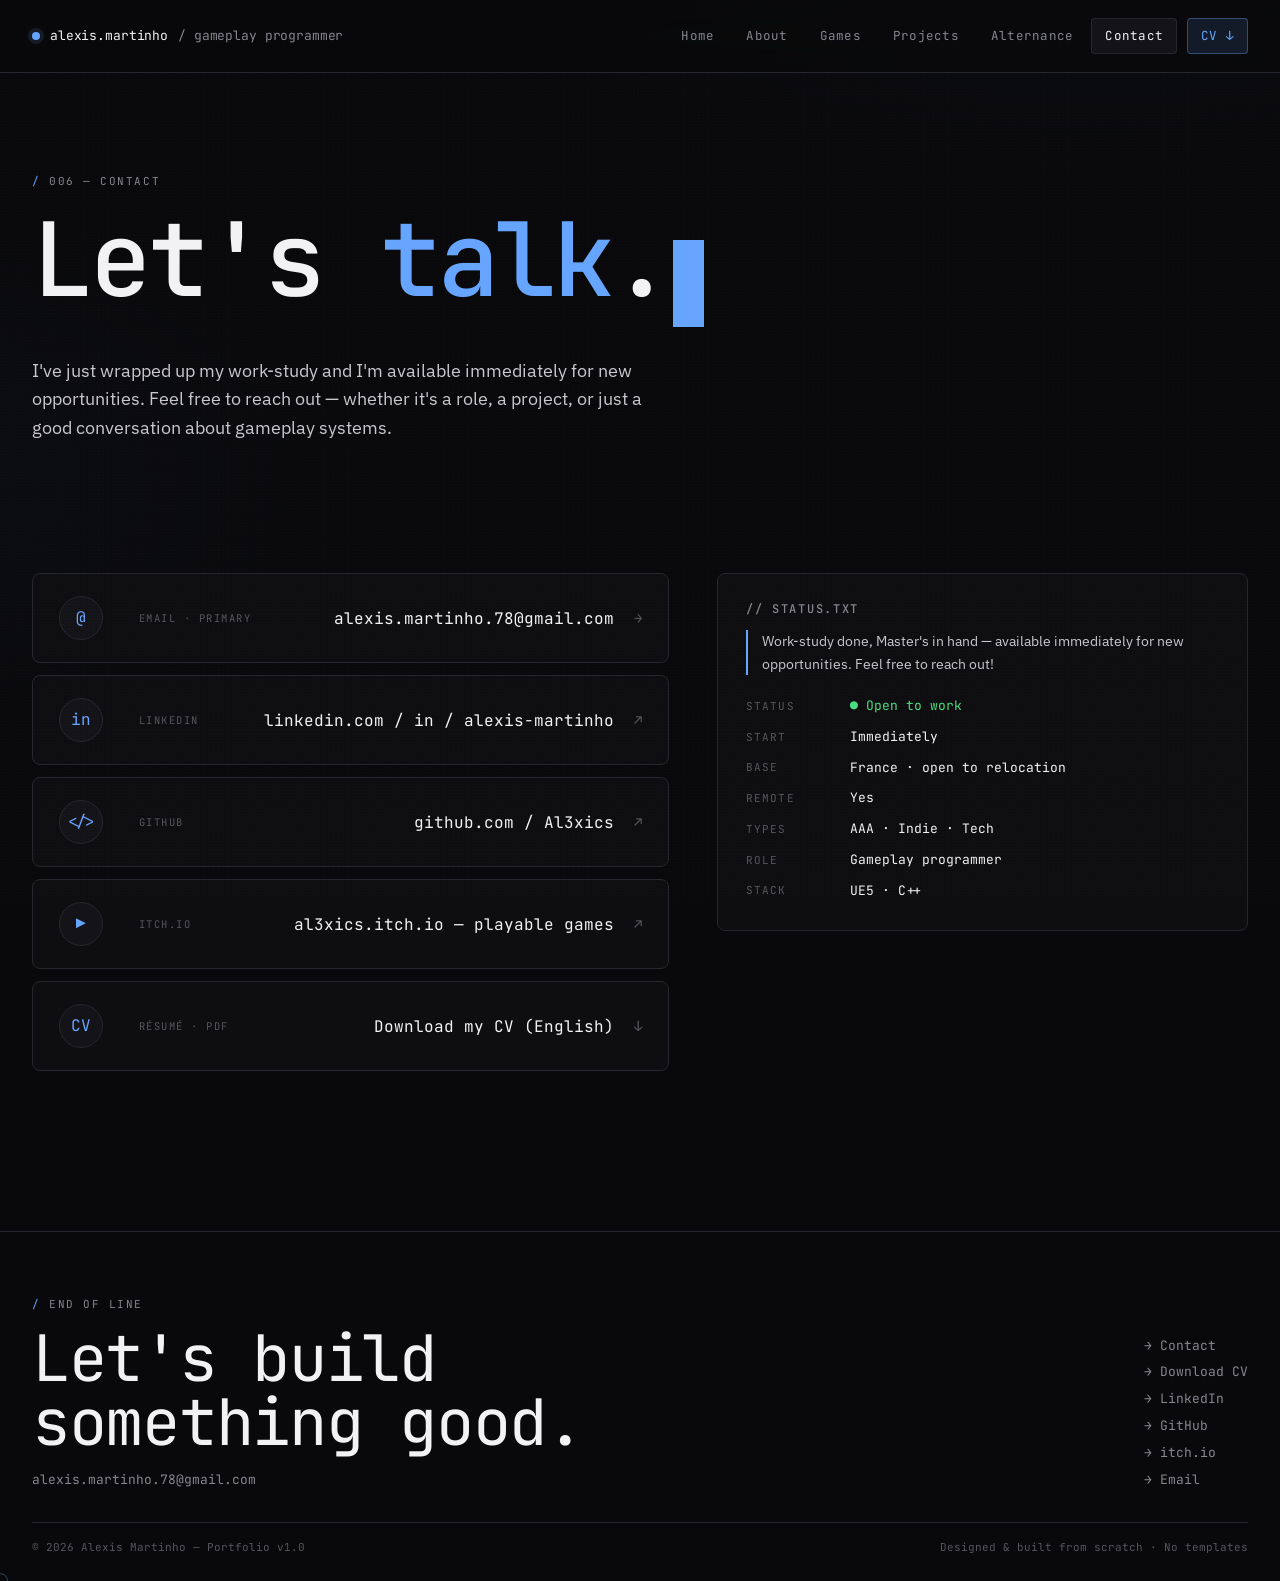
<file: contact.html>
<!doctype html>
<html lang="en">
<head>
  <meta charset="utf-8" />
  <meta name="viewport" content="width=device-width, initial-scale=1" />
  <link rel="icon" href="favicon.ico" sizes="any" />
  <link rel="icon" type="image/svg+xml" href="assets/img/favicon.svg" />
  <link rel="icon" type="image/png" sizes="32x32" href="assets/img/favicon-32.png" />
  <link rel="apple-touch-icon" href="assets/img/apple-touch-icon.png" />
  <meta name="theme-color" content="#09090B" />
  <title>Contact — Alexis Martinho</title>
  <link rel="preconnect" href="https://fonts.googleapis.com">
  <link rel="preconnect" href="https://fonts.gstatic.com" crossorigin>
  <link href="https://fonts.googleapis.com/css2?family=JetBrains+Mono:wght@300;400;500;600&family=IBM+Plex+Sans:wght@300;400;500;600&family=Space+Grotesk:wght@400;500;600&family=Inter:wght@400;500;600&display=swap" rel="stylesheet">
  <link rel="stylesheet" href="assets/styles.css" />
  <style>
    .c-hero { padding: 100px 0 48px; }
    .c-hero h1 { font-size: clamp(40px, 8vw, 120px); line-height: 0.95; letter-spacing: -0.03em; }
    .c-hero h1 em { color: var(--accent); font-style: normal; }
    .c-hero .lede { margin-top: 30px; max-width: 56ch; font-size: 18px; color: var(--text); }

    .contact-grid {
      display: grid;
      grid-template-columns: 1.2fr 1fr;
      gap: 48px;
      padding: var(--r-6) 0 var(--r-7);
    }
    @media (max-width: 900px) { .contact-grid { grid-template-columns: 1fr; } }

    .contact-methods { display: flex; flex-direction: column; gap: 12px; }
    .contact-methods a {
      display: grid;
      grid-template-columns: 60px 1fr auto;
      align-items: center;
      gap: 20px;
      padding: 22px 26px;
      border: 1px solid var(--line);
      border-radius: 8px;
      background: var(--bg-1);
      transition: all 220ms ease;
    }
    .contact-methods a:hover {
      border-color: var(--accent-line);
      background: var(--bg-2);
      transform: translateX(4px);
    }
    .contact-methods .icon {
      width: 44px; height: 44px; border-radius: 50%;
      background: var(--bg-2); border: 1px solid var(--line);
      display: flex; align-items: center; justify-content: center;
      color: var(--accent); font-family: var(--font-mono); font-size: 16px;
    }
    .contact-methods a:hover .icon {
      background: var(--accent-soft);
      border-color: var(--accent-line);
    }
    .contact-methods .meta {
      display: flex;
      justify-content: space-between;
      align-items: center;
    }
    .contact-methods .meta .k {
      font-family: var(--font-mono); font-size: 10.5px;
      color: var(--text-faint); text-transform: uppercase; letter-spacing: 0.14em;
    }
    .contact-methods .meta .v {
      font-family: var(--font-display); font-size: 16px;
      color: var(--text-hi); margin-top: 2px;
    }
    .contact-methods .arrow {
      font-family: var(--font-mono); font-size: 14px; color: var(--text-faint);
    }
    .contact-methods a:hover .arrow { color: var(--accent); }
    @media (max-width: 700px) {
      .contact-methods a { grid-template-columns: 44px 1fr auto; gap: 14px; padding: 16px 18px; }
      .contact-methods .meta { min-width: 0; }
      .contact-methods .meta .v { font-size: 13px; overflow: hidden; text-overflow: ellipsis; white-space: nowrap; }
    }

    .side-panel {
      border: 1px solid var(--line);
      border-radius: 8px;
      background: var(--bg-1);
      padding: 28px;
      font-family: var(--font-mono);
      font-size: 13px;
      line-height: 1.75;
      align-self: start;
      position: sticky;
      top: 100px;
    }
    .side-panel h3 {
      font-family: var(--font-mono);
      font-size: 12px;
      color: var(--text-dim);
      text-transform: uppercase;
      letter-spacing: 0.14em;
      margin: 0 0 14px;
    }
    .side-panel .msg {
      color: var(--text);
      border-left: 2px solid var(--accent);
      padding-left: 14px;
      font-size: 14px;
      font-family: var(--font-body);
      line-height: 1.6;
    }
    .side-panel dl {
      display: grid;
      grid-template-columns: 90px 1fr;
      gap: 8px 14px;
      margin: 20px 0 0;
    }
    .side-panel dt { color: var(--text-faint); font-size: 11px; text-transform: uppercase; letter-spacing: 0.1em; align-self: center; }
    .side-panel dd { margin: 0; color: var(--text-hi); }
  </style>
</head>
<body class="noise">
  <div data-chrome="header"></div>

  <main>
    <section class="c-hero">
      <div class="shell">
        <div class="eyebrow reveal" style="margin-bottom: 20px"><span class="idx">/</span> 006 — CONTACT</div>
        <h1 class="reveal">Let's <em>talk</em>.<span class="cursor"></span></h1>
        <p class="lede reveal">
          I've just wrapped up my work-study and I'm available immediately
          for new opportunities. Feel free to reach out — whether it's a role, a project, or
          just a good conversation about gameplay systems.
        </p>
      </div>
    </section>

    <section>
      <div class="shell">
        <div class="contact-grid">
          <div class="contact-methods">
            <a class="reveal" href="mailto:alexis.martinho.78@gmail.com">
              <span class="icon">@</span>
              <span class="meta">
                <span class="k">EMAIL · PRIMARY</span>
                <span class="v">alexis.martinho.78@gmail.com</span>
              </span>
              <span class="arrow">→</span>
            </a>
            <a class="reveal" href="https://www.linkedin.com/in/alexis-martinho-76265125b/" target="_blank" rel="noopener">
              <span class="icon">in</span>
              <span class="meta">
                <span class="k">LINKEDIN</span>
                <span class="v">linkedin.com / in / alexis-martinho</span>
              </span>
              <span class="arrow">↗</span>
            </a>
            <a class="reveal" href="https://github.com/Al3xics" target="_blank" rel="noopener">
              <span class="icon">&lt;/&gt;</span>
              <span class="meta">
                <span class="k">GITHUB</span>
                <span class="v">github.com / Al3xics</span>
              </span>
              <span class="arrow">↗</span>
            </a>
            <a class="reveal" href="https://al3xics.itch.io" target="_blank" rel="noopener">
              <span class="icon">▶</span>
              <span class="meta">
                <span class="k">ITCH.IO</span>
                <span class="v">al3xics.itch.io — playable games</span>
              </span>
              <span class="arrow">↗</span>
            </a>
            <a class="reveal" href="assets/cv/CV_MARTINHO_Alexis_EN.pdf" download>
              <span class="icon">CV</span>
              <span class="meta">
                <span class="k">RÉSUMÉ · PDF</span>
                <span class="v">Download my CV (English)</span>
              </span>
              <span class="arrow">↓</span>
            </a>
          </div>

          <aside class="side-panel reveal">
            <h3>// status.txt</h3>
            <p class="msg">
              Work-study done, Master's in hand — available immediately
              for new opportunities. Feel free to reach out!
            </p>
            <dl>
              <dt>status</dt><dd style="color: #4ADE80;">● Open to work</dd>
              <dt>start</dt><dd>Immediately</dd>
              <dt>base</dt><dd>France · open to relocation</dd>
              <dt>remote</dt><dd>Yes</dd>
              <dt>types</dt><dd>AAA · Indie · Tech</dd>
              <dt>role</dt><dd>Gameplay programmer</dd>
              <dt>stack</dt><dd>UE5 · C++</dd>
            </dl>
          </aside>
        </div>
      </div>
    </section>
  </main>

  <div data-chrome="footer"></div>
  <script src="assets/partials.js"></script>
  <script src="assets/shared.js"></script>
</body>
</html>
</file>
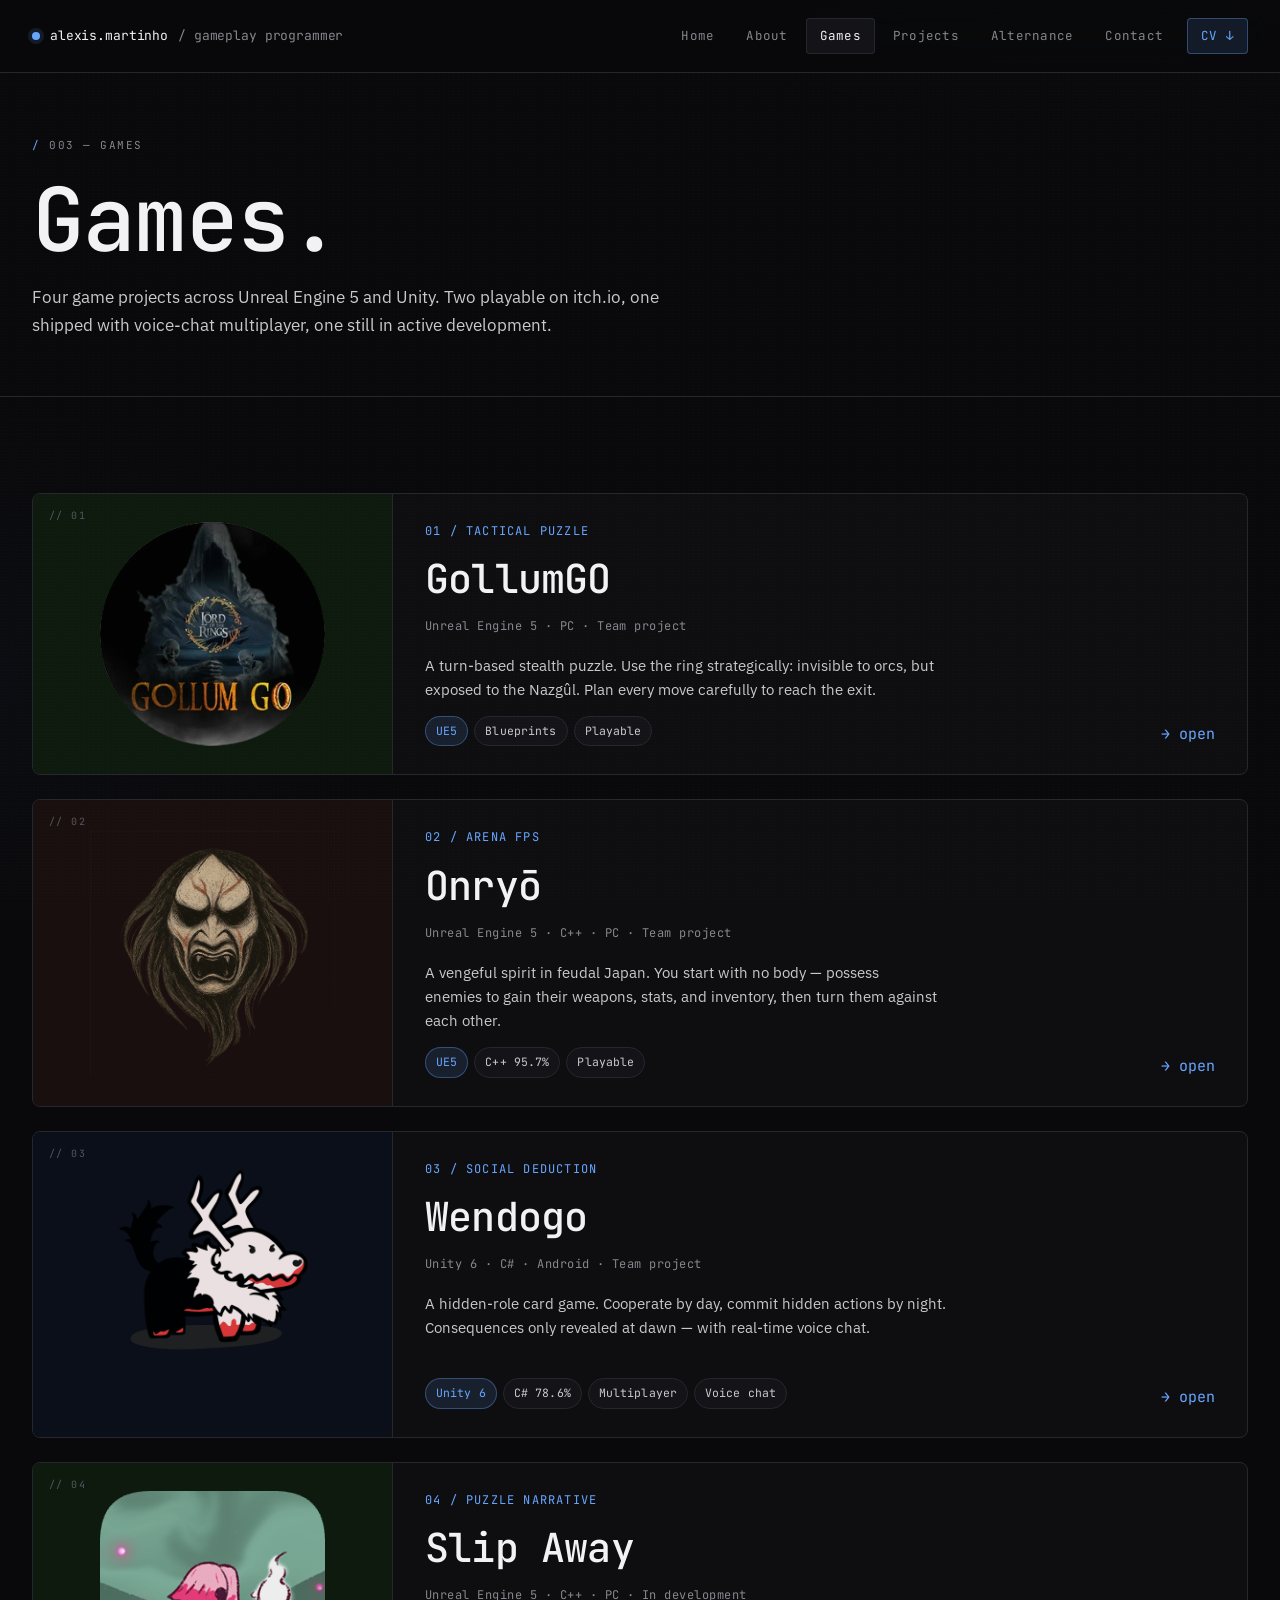
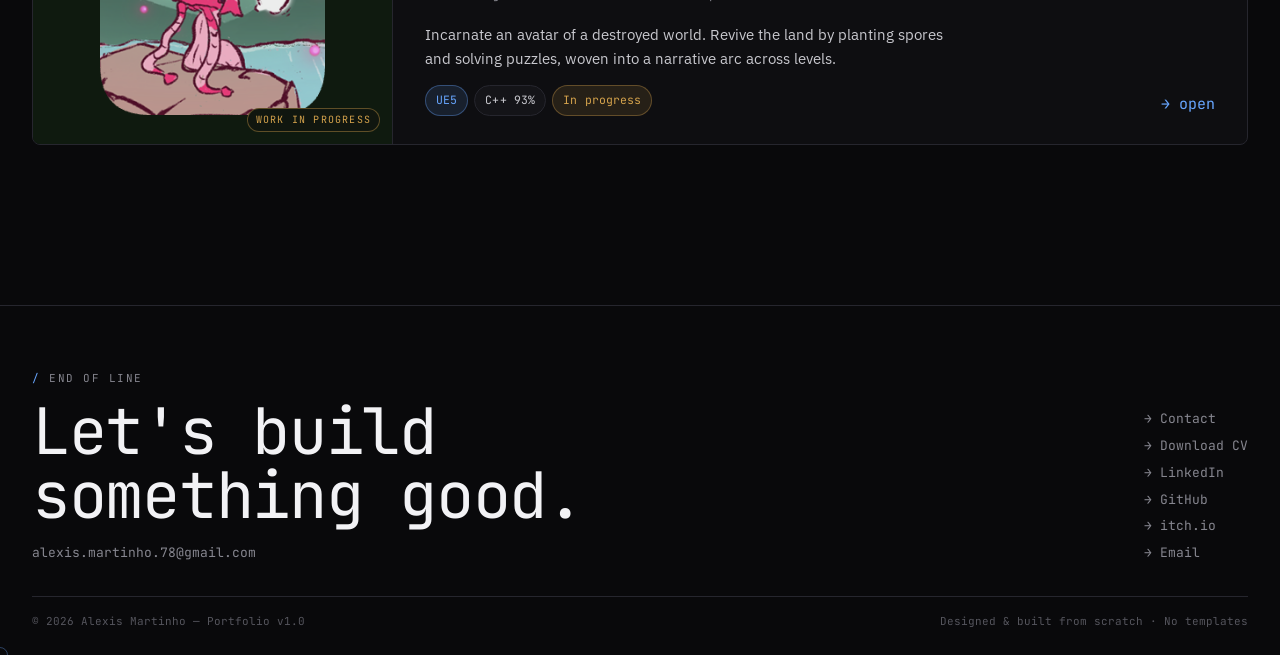
<file: games.html>
<!doctype html>
<html lang="en">
<head>
  <meta charset="utf-8" />
  <meta name="viewport" content="width=device-width, initial-scale=1" />
  <link rel="icon" href="favicon.ico" sizes="any" />
  <link rel="icon" type="image/svg+xml" href="assets/img/favicon.svg" />
  <link rel="icon" type="image/png" sizes="32x32" href="assets/img/favicon-32.png" />
  <link rel="apple-touch-icon" href="assets/img/apple-touch-icon.png" />
  <meta name="theme-color" content="#09090B" />
  <title>Games — Alexis Martinho</title>
  <link rel="preconnect" href="https://fonts.googleapis.com">
  <link rel="preconnect" href="https://fonts.gstatic.com" crossorigin>
  <link href="https://fonts.googleapis.com/css2?family=JetBrains+Mono:wght@300;400;500;600&family=IBM+Plex+Sans:wght@300;400;500;600&family=Space+Grotesk:wght@400;500;600&family=Inter:wght@400;500;600&display=swap" rel="stylesheet">
  <link rel="stylesheet" href="assets/styles.css" />
  <style>
    .games-grid { display: grid; grid-template-columns: 1fr; gap: 24px; }
    .game-row {
      display: grid;
      grid-template-columns: 360px 1fr;
      gap: 0;
      border: 1px solid var(--line);
      border-radius: 8px;
      overflow: hidden;
      background: var(--bg-1);
      transition: border-color 240ms ease, background 240ms ease;
    }
    @media (max-width: 900px) { .game-row { grid-template-columns: 1fr; } }
    .game-row:hover { border-color: var(--accent-line); background: var(--bg-2); }

    .game-row .left {
      position: relative;
      min-height: 260px;
      border-right: 1px solid var(--line);
      overflow: hidden;
      display: flex;
      align-items: center;
      justify-content: center;
    }
    @media (max-width: 900px) { .game-row .left { border-right: 0; border-bottom: 1px solid var(--line); min-height: 200px; } }

    .game-row .left img.logo {
      /* Centered, contained, never overflows */
      position: relative;
      display: block;
      max-width: 85%;
      max-height: 80%;
      width: auto;
      height: auto;
      object-fit: contain;
      transition: transform 400ms ease, opacity 400ms ease;
      opacity: 0.92;
      z-index: 2;
    }
    .game-row:hover .left img.logo {
      transform: scale(1.05);
      opacity: 1;
    }



    .game-row .right {
      padding: 28px 32px;
      display: flex; flex-direction: column; gap: 14px;
    }
    .game-row .idx {
      font-family: var(--font-mono);
      font-size: 12px;
      color: var(--accent);
      letter-spacing: 0.1em;
    }
    .game-row h3 {
      font-size: clamp(28px, 3.2vw, 40px);
      letter-spacing: -0.02em;
    }
    .game-row .meta {
      font-family: var(--font-mono);
      font-size: 12px;
      color: var(--text-dim);
      letter-spacing: 0.04em;
    }
    .game-row p { font-size: 15px; color: var(--text); margin: 4px 0 0; max-width: 58ch; }
    .game-row .foot { margin-top: auto; display: flex; gap: 12px; flex-wrap: wrap; justify-content: space-between; align-items: end; }

    .motif-label {
      position: absolute; top: 14px; left: 16px;
      font-family: var(--font-mono); font-size: 10px;
      color: var(--text-faint); letter-spacing: 0.14em;
      z-index: 2;
    }

    /*
     * ─── IMAGE BLOCK BACKGROUND COLORS ───────────────────────────────────────
     * Change these 4 hex values to adjust each game's image block background.
     * All are dark-gray-to-black. Higher hex = lighter, lower hex = darker.
     * Example: #1c1c1c is lighter than #0d0d0d.
     * ─────────────────────────────────────────────────────────────────────────
     */
    .game-row .left.bg-gollum   { background: #0d1a0d; } /* dark green-black  */
    .game-row .left.bg-onryo    { background: #1a0f0f; } /* rich red-black  */
    .game-row .left.bg-wendogo  { background: #0a0f1a; } /* deeper blue-black  */
    .game-row .left.bg-slipaway { background: #0f1a0f; } /* dark green-brown  */

    .motif-slipaway .wip {
      position: absolute; bottom: 12px; right: 12px;
      font-family: var(--font-mono); font-size: 10px;
      color: var(--warn); letter-spacing: 0.12em;
      padding: 3px 8px;
      border: 1px solid rgba(212, 162, 76, 0.4);
      /* opaque: the badge overlaps the logo's corner, and a see-through
         ground made it read as if it were sitting behind the artwork */
      background: #10160f;
      border-radius: 100px;
      z-index: 3; /* above the logo, which sits at 2 */
    }
  </style>
</head>
<body class="noise">
  <div data-chrome="header"></div>

  <main>
    <section class="page-hero">
      <div class="shell">
        <div class="eyebrow reveal" style="margin-bottom: 20px"><span class="idx">/</span> 003 — GAMES</div>
        <h1 class="reveal">Games.</h1>
        <p class="lede reveal">
          Four game projects across Unreal Engine 5 and Unity.
          Two playable on itch.io, one shipped with voice-chat multiplayer,
          one still in active development.
        </p>
      </div>
    </section>

    <section class="section">
      <div class="shell">
        <div class="games-grid">

          <a class="game-row reveal" href="game-gollumgo.html">
            <div class="left bg-gollum">
              <span class="motif-label">// 01</span>
              <img class="logo" src="assets/img/gollumGO/gollumGO_logo.png" alt="GollumGO logo" />
            </div>
            <div class="right">
              <div class="idx">01 / TACTICAL PUZZLE</div>
              <h3>GollumGO</h3>
              <div class="meta">Unreal Engine 5 · PC · Team project</div>
              <p>A turn-based stealth puzzle. Use the ring strategically: invisible to orcs, but exposed to the Nazgûl. Plan every move carefully to reach the exit.</p>
              <div class="foot">
                <div class="badges">
                  <span class="badge accent">UE5</span>
                  <span class="badge">Blueprints</span>
                  <span class="badge">Playable</span>
                </div>
                <span class="mono accent-text">→ open</span>
              </div>
            </div>
          </a>

          <a class="game-row reveal" href="game-onryo.html">
            <div class="left bg-onryo">
              <span class="motif-label">// 02</span>
              <img class="logo" src="assets/img/onryo/onryo_logo.png" alt="Onryō logo" />
            </div>
            <div class="right">
              <div class="idx">02 / ARENA FPS</div>
              <h3>Onryō</h3>
              <div class="meta">Unreal Engine 5 · C++ · PC · Team project</div>
              <p>A vengeful spirit in feudal Japan. You start with no body — possess enemies to gain their weapons, stats, and inventory, then turn them against each other.</p>
              <div class="foot">
                <div class="badges">
                  <span class="badge accent">UE5</span>
                  <span class="badge">C++ 95.7%</span>
                  <span class="badge">Playable</span>
                </div>
                <span class="mono accent-text">→ open</span>
              </div>
            </div>
          </a>

          <a class="game-row reveal" href="game-wendogo.html">
            <div class="left bg-wendogo">
              <span class="motif-label">// 03</span>
              <img class="logo" src="assets/img/wendogo/wendogo_logo.png" alt="Wendogo logo" />
            </div>
            <div class="right">
              <div class="idx">03 / SOCIAL DEDUCTION</div>
              <h3>Wendogo</h3>
              <div class="meta">Unity 6 · C# · Android · Team project</div>
              <p>A hidden-role card game. Cooperate by day, commit hidden actions by night. Consequences only revealed at dawn — with real-time voice chat.</p>
              <div class="foot">
                <div class="badges">
                  <span class="badge accent">Unity 6</span>
                  <span class="badge">C# 78.6%</span>
                  <span class="badge">Multiplayer</span>
                  <span class="badge">Voice chat</span>
                </div>
                <span class="mono accent-text">→ open</span>
              </div>
            </div>
          </a>

          <a class="game-row reveal" href="game-slip-away.html">
            <div class="left bg-slipaway motif-slipaway">
              <span class="motif-label">// 04</span>
              <img class="logo" src="assets/img/slip_away/slip_away_logo.png" alt="Slip Away logo" />
              <div class="wip">WORK IN PROGRESS</div>
            </div>
            <div class="right">
              <div class="idx">04 / PUZZLE NARRATIVE</div>
              <h3>Slip Away</h3>
              <div class="meta">Unreal Engine 5 · C++ · PC · In development</div>
              <p>Incarnate an avatar of a destroyed world. Revive the land by planting spores and solving puzzles, woven into a narrative arc across levels.</p>
              <div class="foot">
                <div class="badges">
                  <span class="badge accent">UE5</span>
                  <span class="badge">C++ 93%</span>
                  <span class="badge warn">In progress</span>
                </div>
                <span class="mono accent-text">→ open</span>
              </div>
            </div>
          </a>

        </div>
      </div>
    </section>
  </main>

  <div data-chrome="footer"></div>

  <script src="assets/partials.js"></script>
  <script src="assets/shared.js"></script>
</body>
</html>
</file>
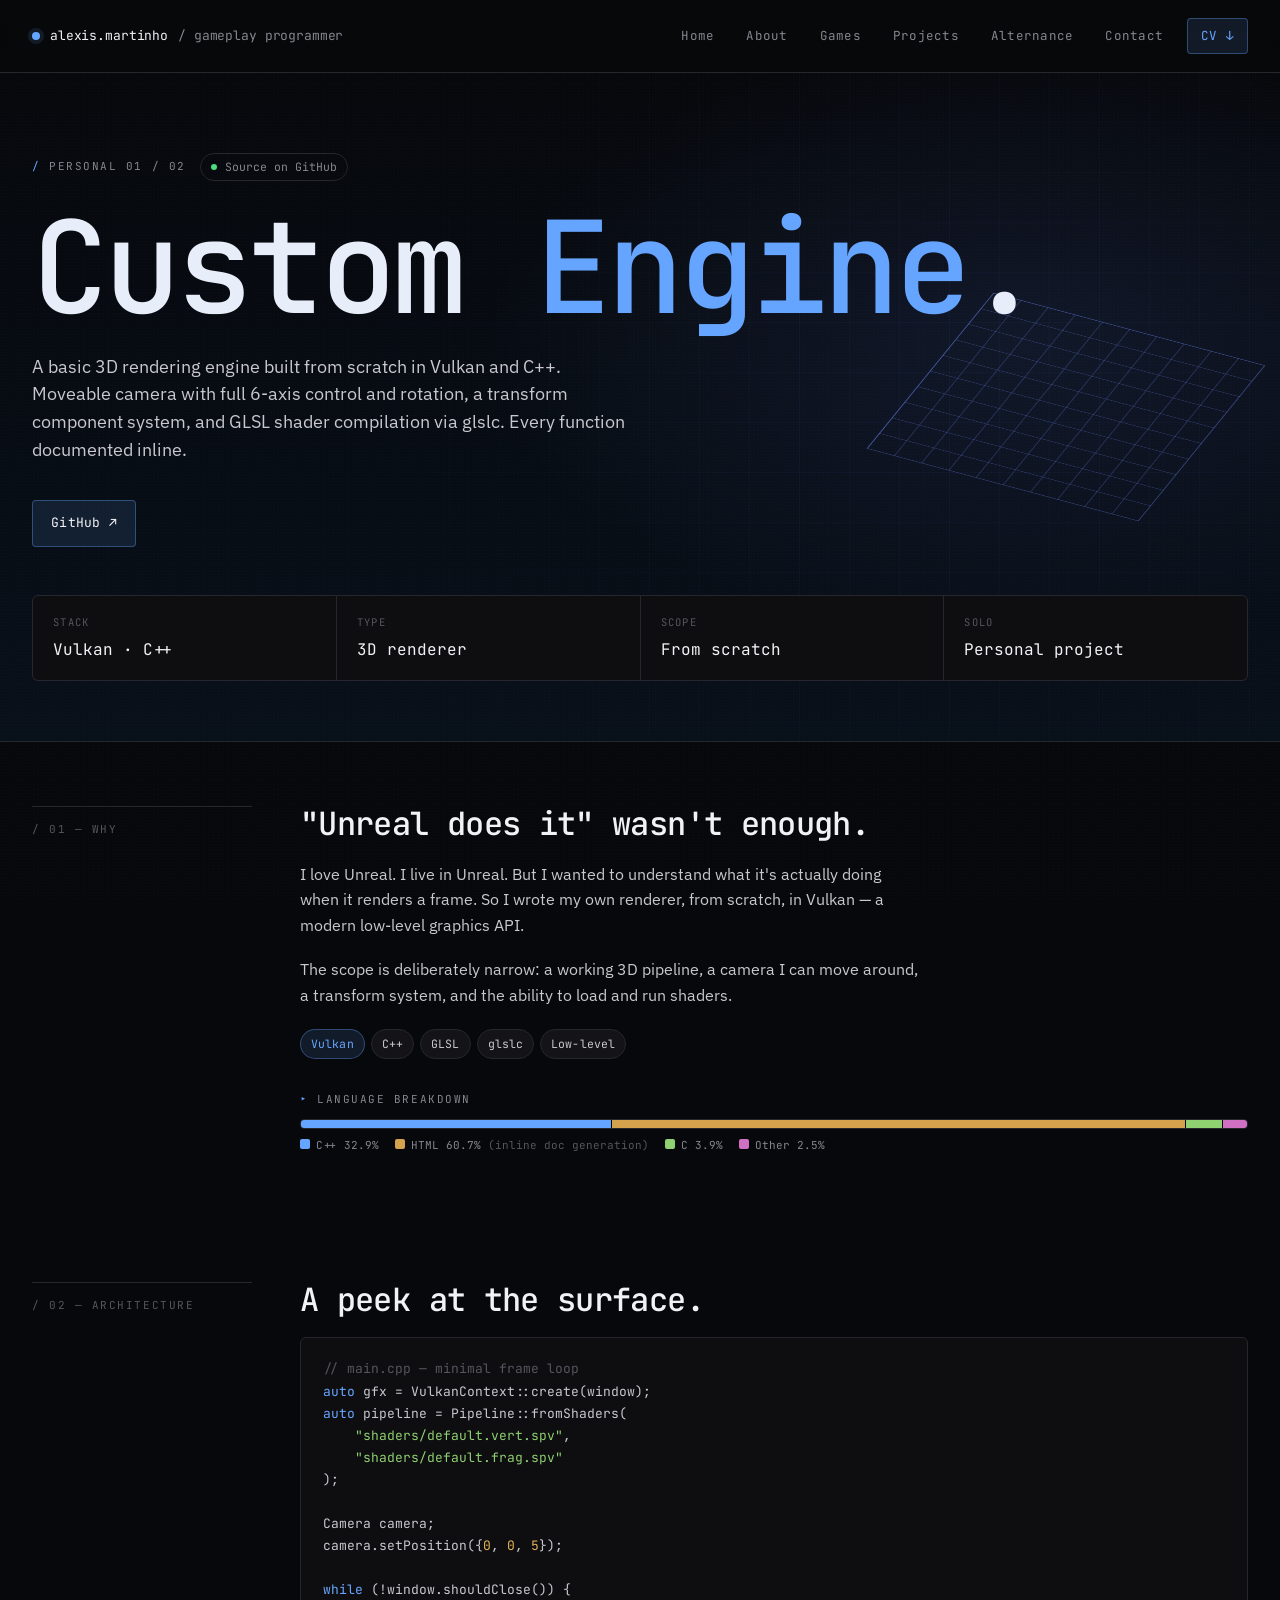
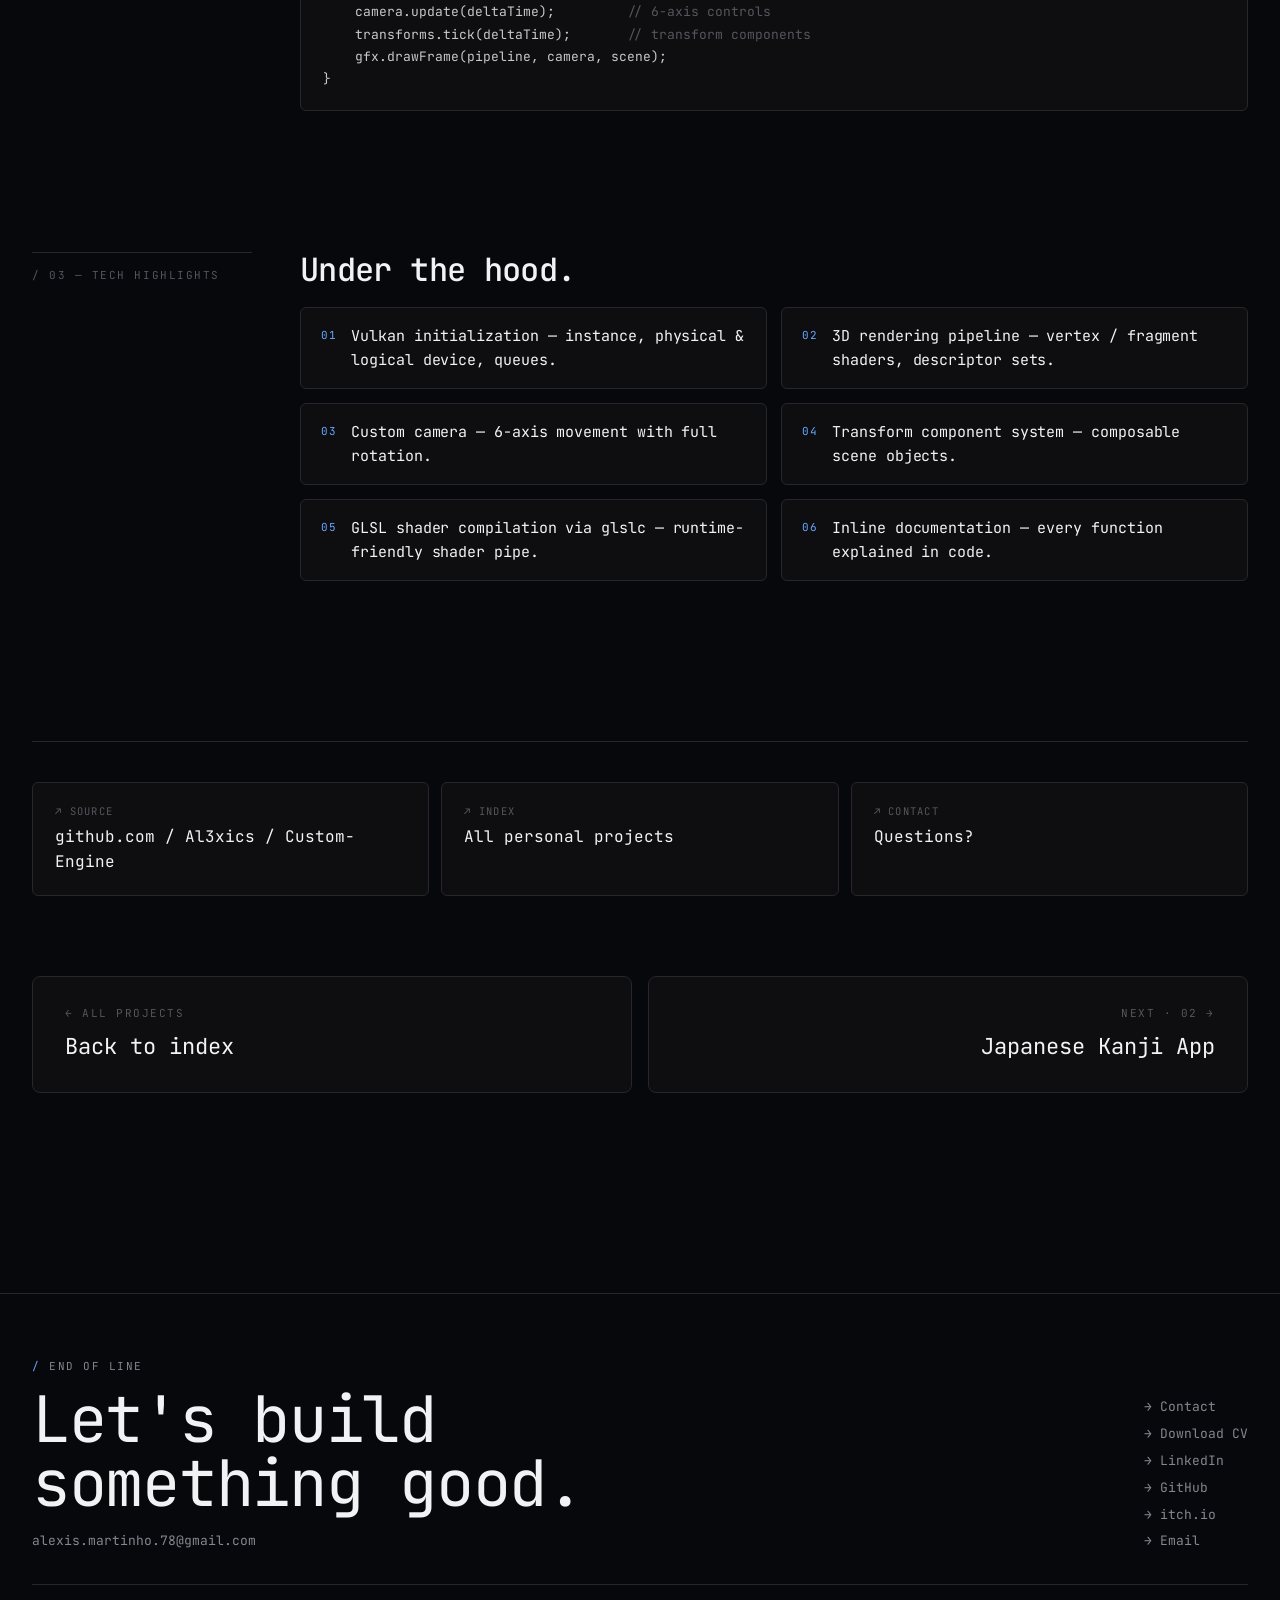
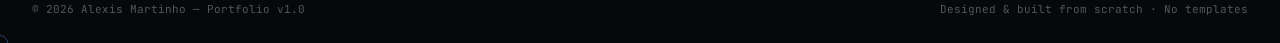
<file: project-custom-engine.html>
<!doctype html>
<html lang="en">
<head>
  <meta charset="utf-8" />
  <meta name="viewport" content="width=device-width, initial-scale=1" />
  <link rel="icon" href="favicon.ico" sizes="any" />
  <link rel="icon" type="image/svg+xml" href="assets/img/favicon.svg" />
  <link rel="icon" type="image/png" sizes="32x32" href="assets/img/favicon-32.png" />
  <link rel="apple-touch-icon" href="assets/img/apple-touch-icon.png" />
  <meta name="theme-color" content="#09090B" />
  <title>Custom Engine — Alexis Martinho</title>
  <link rel="preconnect" href="https://fonts.googleapis.com">
  <link rel="preconnect" href="https://fonts.gstatic.com" crossorigin>
  <link href="https://fonts.googleapis.com/css2?family=JetBrains+Mono:wght@300;400;500;600&family=IBM+Plex+Sans:wght@300;400;500;600&family=Space+Grotesk:wght@400;500;600&family=Inter:wght@400;500;600&display=swap" rel="stylesheet">
  <link rel="stylesheet" href="assets/styles.css" />
  <link rel="stylesheet" href="assets/game-page.css" />
  <style>
    body { background: #06080C; }
    .ce-hero {
      background:
        radial-gradient(900px 500px at 80% 40%, rgba(107, 138, 255, 0.1), transparent 60%),
        linear-gradient(180deg, #06080C, #08101A);
      position: relative;
    }
    .ce-hero::before {
      content: '';
      position: absolute; inset: 0;
      background-image:
        linear-gradient(90deg, transparent 0 49px, rgba(107, 138, 255, 0.06) 49px 50px),
        linear-gradient(180deg, transparent 0 49px, rgba(107, 138, 255, 0.06) 49px 50px);
      background-size: 50px 50px;
      mask-image: radial-gradient(circle at 75% 50%, black, transparent 70%);
      -webkit-mask-image: radial-gradient(circle at 75% 50%, black, transparent 70%);
      opacity: 0.8;
    }
    .ce-hero .wireframe {
      position: absolute;
      right: 5%; top: 50%;
      transform: translateY(-50%) rotateX(55deg) rotateZ(25deg);
      width: 300px; height: 300px;
      border: 1px solid rgba(107, 138, 255, 0.4);
      background-image:
        linear-gradient(90deg, transparent 0 29px, rgba(107, 138, 255, 0.25) 29px 30px),
        linear-gradient(180deg, transparent 0 29px, rgba(107, 138, 255, 0.25) 29px 30px);
      background-size: 30px 30px;
    }
    @media (max-width: 900px) { .ce-hero .wireframe { display: none; } }

    .ce-hero h1 { color: #E8EDFA; }
    .ce-hero h1 .accent { color: oklch(0.72 0.15 258); }

    .game-body .grid > div { min-width: 0; }
    .code-block {
      font-family: var(--font-mono);
      font-size: 13px;
      line-height: 1.7;
      background: var(--bg-1);
      border: 1px solid var(--line);
      border-radius: 6px;
      padding: 20px 22px;
      color: var(--text);
      overflow-x: auto;
    }
    .code-block .c { color: var(--text-faint); }
    .code-block .k { color: oklch(0.72 0.15 258); }
    .code-block .s { color: #8FD070; }
    .code-block .n { color: #E5B557; }
  </style>
</head>
<body class="noise">
  <div data-chrome="header"></div>

  <main>
    <section class="game-hero ce-hero">
      <div class="wireframe" aria-hidden="true"></div>
      <div class="shell">
        <div class="eyebrow-line reveal">
          <span class="eyebrow"><span class="idx">/</span> PERSONAL 01 / 02</span>
          <span class="status"><span class="pulse"></span> Source on GitHub</span>
        </div>
        <h1 class="reveal">Custom<span class="accent">&nbsp;Engine</span>.</h1>
        <p class="lede reveal">
          A basic 3D rendering engine built from scratch in Vulkan and C++.
          Moveable camera with full 6-axis control and rotation, a transform
          component system, and GLSL shader compilation via glslc.
          Every function documented inline.
        </p>
        <div class="cta-row reveal">
          <a class="btn btn-primary" href="https://github.com/Al3xics/Custom-Engine" target="_blank" rel="noopener">GitHub ↗</a>
        </div>

        <div class="specs reveal">
          <div class="spec"><div class="k">Stack</div><div class="v">Vulkan · C++</div></div>
          <div class="spec"><div class="k">Type</div><div class="v">3D renderer</div></div>
          <div class="spec"><div class="k">Scope</div><div class="v">From scratch</div></div>
          <div class="spec"><div class="k">Solo</div><div class="v">Personal project</div></div>
        </div>
      </div>
    </section>

    <section class="game-body">
      <div class="shell grid">
        <div class="col-meta reveal">/ 01 — WHY</div>
        <div class="reveal">
          <h2>"Unreal does it" wasn't enough.</h2>
          <p>
            I love Unreal. I live in Unreal. But I wanted to understand
            what it's actually doing when it renders a frame. So I wrote my
            own renderer, from scratch, in Vulkan — a modern low-level graphics API.
          </p>
          <p>
            The scope is deliberately narrow: a working 3D pipeline, a camera
            I can move around, a transform system, and the ability to load and
            run shaders.
          </p>
          <div class="badges" style="margin-top: 20px;">
            <span class="badge accent">Vulkan</span>
            <span class="badge">C++</span>
            <span class="badge">GLSL</span>
            <span class="badge">glslc</span>
            <span class="badge">Low-level</span>
          </div>

          <div style="margin-top: 32px;">
            <div class="eyebrow" style="margin-bottom: 10px"><span class="idx">▸</span> LANGUAGE BREAKDOWN</div>
            <div style="display: flex; gap: 1px; margin-top: 6px; border: 1px solid var(--line); border-radius: 4px; overflow: hidden; height: 10px;">
              <div style="width: 32.9%; background: oklch(0.72 0.15 258); height: 100%;"></div>
              <div style="width: 60.7%; background: var(--warn); height: 100%;"></div>
              <div style="width: 3.9%; background: #8FD070; height: 100%;"></div>
              <div style="width: 2.5%; background: #d070c3; height: 100%;"></div>
            </div>
            <div style="display: flex; flex-wrap: wrap; gap: 16px; margin-top: 8px; font-family: var(--font-mono); font-size: 11px; color: var(--text-dim);">
              <span><span style="display:inline-block; width: 10px; height: 10px; border-radius: 2px; background: oklch(0.72 0.15 258); margin-right: 6px;"></span>C++ 32.9%</span>
              <span><span style="display:inline-block; width: 10px; height: 10px; border-radius: 2px; background: var(--warn); margin-right: 6px;"></span>HTML 60.7% <span class="faint">(inline doc generation)</span></span>
              <span><span style="display:inline-block; width: 10px; height: 10px; border-radius: 2px; background: #8FD070; margin-right: 6px;"></span>C 3.9%</span>
              <span><span style="display:inline-block; width: 10px; height: 10px; border-radius: 2px; background: #d070c3; margin-right: 6px;"></span>Other 2.5%</span>
            </div>
          </div>
        </div>
      </div>
    </section>

    <section class="game-body">
      <div class="shell grid">
        <div class="col-meta reveal">/ 02 — ARCHITECTURE</div>
        <div class="reveal">
          <h2>A peek at the surface.</h2>
          <pre class="code-block"><span class="c">// main.cpp — minimal frame loop</span>
<span class="k">auto</span> gfx = VulkanContext::create(window);
<span class="k">auto</span> pipeline = Pipeline::fromShaders(
    <span class="s">"shaders/default.vert.spv"</span>,
    <span class="s">"shaders/default.frag.spv"</span>
);

Camera camera;
camera.setPosition({<span class="n">0</span>, <span class="n">0</span>, <span class="n">5</span>});

<span class="k">while</span> (!window.shouldClose()) {
    camera.update(deltaTime);         <span class="c">// 6-axis controls</span>
    transforms.tick(deltaTime);       <span class="c">// transform components</span>
    gfx.drawFrame(pipeline, camera, scene);
}</pre>
        </div>
      </div>
    </section>

    <section class="game-body">
      <div class="shell grid">
        <div class="col-meta reveal">/ 03 — TECH HIGHLIGHTS</div>
        <div>
          <h2 class="reveal">Under the hood.</h2>
          <ul class="tech-list reveal">
            <li><span class="n">01</span><span class="t">Vulkan initialization — instance, physical &amp; logical device, queues.</span></li>
            <li><span class="n">02</span><span class="t">3D rendering pipeline — vertex / fragment shaders, descriptor sets.</span></li>
            <li><span class="n">03</span><span class="t">Custom camera — 6-axis movement with full rotation.</span></li>
            <li><span class="n">04</span><span class="t">Transform component system — composable scene objects.</span></li>
            <li><span class="n">05</span><span class="t">GLSL shader compilation via glslc — runtime-friendly shader pipe.</span></li>
            <li><span class="n">06</span><span class="t">Inline documentation — every function explained in code.</span></li>
          </ul>
        </div>
      </div>
    </section>

    <section class="section">
      <div class="shell">
        <div class="links-block">
          <a href="https://github.com/Al3xics/Custom-Engine" target="_blank" rel="noopener">
            <div class="k">↗ SOURCE</div>
            <div class="v">github.com / Al3xics / Custom-Engine</div>
          </a>
          <a href="projects.html">
            <div class="k">↗ INDEX</div>
            <div class="v">All personal projects</div>
          </a>
          <a href="contact.html">
            <div class="k">↗ CONTACT</div>
            <div class="v">Questions?</div>
          </a>
        </div>

        <div class="next-prev">
          <a href="projects.html">
            <div class="k">← ALL PROJECTS</div>
            <div class="v">Back to index</div>
          </a>
          <a href="project-kanji.html" class="right">
            <div class="k">NEXT · 02 →</div>
            <div class="v">Japanese Kanji App</div>
          </a>
        </div>
      </div>
    </section>
  </main>

  <div data-chrome="footer"></div>
  <script src="assets/partials.js"></script>
  <script src="assets/shared.js"></script>
</body>
</html>
</file>
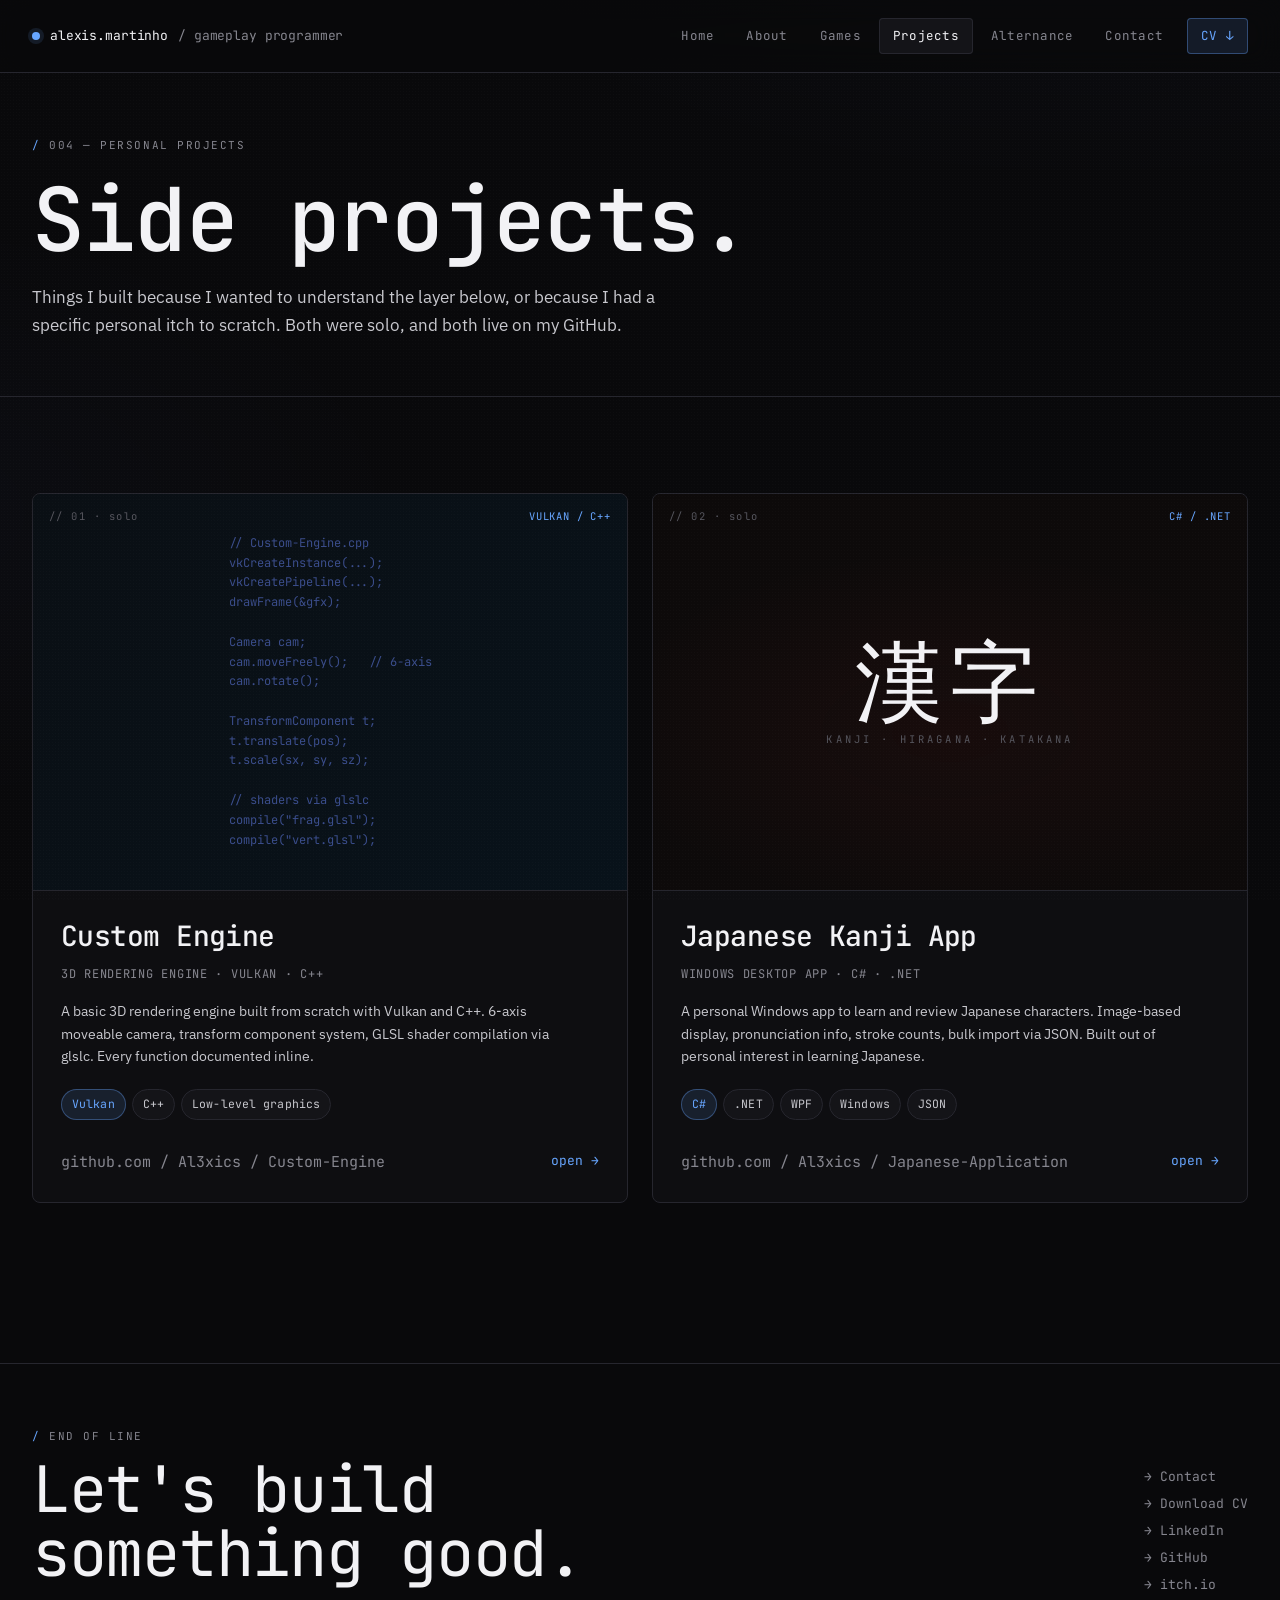
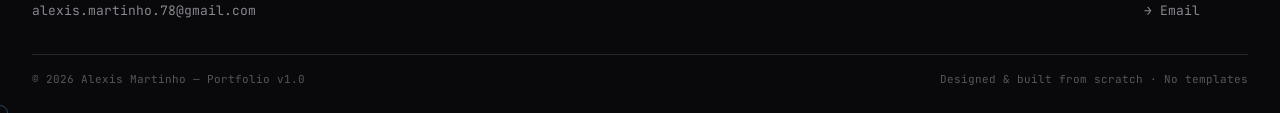
<file: projects.html>
<!doctype html>
<html lang="en">
<head>
  <meta charset="utf-8" />
  <meta name="viewport" content="width=device-width, initial-scale=1" />
  <link rel="icon" href="favicon.ico" sizes="any" />
  <link rel="icon" type="image/svg+xml" href="assets/img/favicon.svg" />
  <link rel="icon" type="image/png" sizes="32x32" href="assets/img/favicon-32.png" />
  <link rel="apple-touch-icon" href="assets/img/apple-touch-icon.png" />
  <meta name="theme-color" content="#09090B" />
  <title>Personal Projects — Alexis Martinho</title>
  <link rel="preconnect" href="https://fonts.googleapis.com">
  <link rel="preconnect" href="https://fonts.gstatic.com" crossorigin>
  <link href="https://fonts.googleapis.com/css2?family=JetBrains+Mono:wght@300;400;500;600&family=IBM+Plex+Sans:wght@300;400;500;600&family=Space+Grotesk:wght@400;500;600&family=Inter:wght@400;500;600&display=swap" rel="stylesheet">
  <link rel="stylesheet" href="assets/styles.css" />
  <style>
    .proj-grid {
      display: grid;
      grid-template-columns: 1fr 1fr;
      gap: 24px;
    }
    @media (max-width: 900px) { .proj-grid { grid-template-columns: 1fr; } }
    .proj-card {
      border: 1px solid var(--line);
      border-radius: 8px;
      background: var(--bg-1);
      overflow: hidden;
      display: flex; flex-direction: column;
      transition: border-color 220ms ease, background 220ms ease;
    }
    .proj-card:hover { border-color: var(--accent-line); background: var(--bg-2); }
    .proj-card .head {
      position: relative;
      min-height: 240px;
      overflow: hidden;
      border-bottom: 1px solid var(--line);
    }
    .proj-card .head .tag {
      position: absolute; top: 14px; left: 16px;
      font-family: var(--font-mono); font-size: 10.5px;
      color: var(--text-faint); letter-spacing: 0.14em;
    }
    .proj-card .head .eng {
      position: absolute; top: 14px; right: 16px;
      font-family: var(--font-mono); font-size: 10.5px;
      color: var(--accent); letter-spacing: 0.08em;
    }

    /* Custom engine motif */
    .motif-engine {
      background: linear-gradient(135deg, #0a0f14, #08121a);
      padding: 40px 28px;
      display: flex; align-items: center; justify-content: center; height: 100%;
      height: 100%;
    }
    .motif-engine pre {
      font-family: var(--font-mono);
      font-size: 12px;
      color: rgba(107, 138, 255, 0.5);
      line-height: 1.65;
      margin: 0;
      text-align: left;
    }

    /* Kanji app motif */
    .motif-kanji {
      background: radial-gradient(500px 260px at 50% 60%, rgba(200, 48, 42, 0.06), transparent 70%), #0d0a0a;
      display: flex; align-items: center; justify-content: center; height: 100%;
      height: 100%;
    }
    .motif-kanji .kanji-big {
      font-family: var(--font-display);
      font-size: 88px;
      color: var(--text-hi);
      letter-spacing: 0.08em;
      line-height: 1;
    }

    .proj-card .body { padding: 28px; display: flex; flex-direction: column; gap: 12px; }
    .proj-card .body h3 { font-size: 28px; letter-spacing: -0.02em; }
    .proj-card .body .sub {
      font-family: var(--font-mono); font-size: 12px;
      color: var(--text-dim); letter-spacing: 0.06em;
    }
    .proj-card .body p { font-size: 14px; color: var(--text); margin: 4px 0 0; }
    .proj-card .body .foot {
      display: flex; gap: 12px; margin-top: auto; padding-top: 18px;
      align-items: center; justify-content: space-between; flex-wrap: wrap;
    }
    .proj-card .body .foot .arrow-link {
      font-family: var(--font-mono); font-size: 13px; color: var(--accent);
    }
  </style>
</head>
<body class="noise">
  <div data-chrome="header"></div>

  <main>
    <section class="page-hero">
      <div class="shell">
        <div class="eyebrow reveal" style="margin-bottom: 20px"><span class="idx">/</span> 004 — PERSONAL PROJECTS</div>
        <h1 class="reveal">Side projects.</h1>
        <p class="lede reveal">
          Things I built because I wanted to understand the layer below,
          or because I had a specific personal itch to scratch.
          Both were solo, and both live on my GitHub.
        </p>
      </div>
    </section>

    <section class="section">
      <div class="shell">
        <div class="proj-grid">
          <a class="proj-card reveal" href="project-custom-engine.html">
            <div class="head motif-engine">
              <span class="tag">// 01 · solo</span>
              <span class="eng">VULKAN / C++</span>
              <pre>// Custom-Engine.cpp
vkCreateInstance(...);
vkCreatePipeline(...);
drawFrame(&gfx);

Camera cam;
cam.moveFreely();   // 6-axis
cam.rotate();

TransformComponent t;
t.translate(pos);
t.scale(sx, sy, sz);

// shaders via glslc
compile("frag.glsl");
compile("vert.glsl");</pre>
            </div>
            <div class="body">
              <h3>Custom Engine</h3>
              <div class="sub">3D RENDERING ENGINE · VULKAN · C++</div>
              <p>A basic 3D rendering engine built from scratch with Vulkan and C++. 6-axis moveable camera, transform component system, GLSL shader compilation via glslc. Every function documented inline.</p>
              <div class="badges" style="margin-top: 10px;">
                <span class="badge accent">Vulkan</span>
                <span class="badge">C++</span>
                <span class="badge">Low-level graphics</span>
              </div>
              <div class="foot">
                <span class="mono dim">github.com / Al3xics / Custom-Engine</span>
                <span class="arrow-link">open →</span>
              </div>
            </div>
          </a>

          <a class="proj-card reveal" href="project-kanji.html">
            <div class="head motif-kanji">
              <span class="tag">// 02 · solo</span>
              <span class="eng">C# / .NET</span>
              <div style="display: flex; flex-direction: column; align-items: center; gap: 6px;">
                <div class="kanji-big">漢字</div>
                <div style="font-family: var(--font-mono); font-size: 10.5px; color: var(--text-faint); letter-spacing: 0.3em;">KANJI · HIRAGANA · KATAKANA</div>
              </div>
            </div>
            <div class="body">
              <h3>Japanese Kanji App</h3>
              <div class="sub">WINDOWS DESKTOP APP · C# · .NET</div>
              <p>A personal Windows app to learn and review Japanese characters. Image-based display, pronunciation info, stroke counts, bulk import via JSON. Built out of personal interest in learning Japanese.</p>
              <div class="badges" style="margin-top: 10px;">
                <span class="badge accent">C#</span>
                <span class="badge">.NET</span>
                <span class="badge">WPF</span>
                <span class="badge">Windows</span>
                <span class="badge">JSON</span>
              </div>
              <div class="foot">
                <span class="mono dim">github.com / Al3xics / Japanese-Application</span>
                <span class="arrow-link">open →</span>
              </div>
            </div>
          </a>
        </div>
      </div>
    </section>
  </main>

  <div data-chrome="footer"></div>
  <script src="assets/partials.js"></script>
  <script src="assets/shared.js"></script>
</body>
</html>
</file>
<file: assets/styles.css>
/* ========================================================
   Alexis Martinho — Portfolio
   Design tokens
   ======================================================== */

:root {
  /* Surfaces (layered dark) */
  --bg-0: #09090B;
  --bg-1: #0E0E11;
  --bg-2: #141418;
  --bg-3: #1B1B21;
  --bg-4: #24242C;

  /* Lines */
  --line: #26262E;
  --line-strong: #33333D;

  /* Text */
  --text-hi: #F2F2F5;
  --text: #C8C8CE;
  --text-dim: #86868F;
  --text-faint: #55555D;

  /* Accent (cool blue) — settable via Tweaks */
  --accent: oklch(0.72 0.15 258);
  --accent-2: oklch(0.58 0.15 258);
  --accent-soft: oklch(0.72 0.15 258 / 0.12);
  --accent-line: oklch(0.72 0.15 258 / 0.35);

  /* Semantic */
  --warn: #D4A24C;
  --warn-soft: rgba(212, 162, 76, 0.12);

  /* Fonts — settable via Tweaks */
  --font-display: 'JetBrains Mono', ui-monospace, Menlo, monospace;
  --font-body: 'IBM Plex Sans', system-ui, sans-serif;
  --font-mono: 'JetBrains Mono', ui-monospace, Menlo, monospace;

  /* Rhythm */
  --r-1: 4px;
  --r-2: 8px;
  --r-3: 16px;
  --r-4: 24px;
  --r-5: 40px;
  --r-6: 64px;
  --r-7: 96px;

  --radius-xs: 2px;
  --radius-sm: 4px;
  --radius-md: 8px;

  --shell-max: 1280px;
  --gutter: 32px;
}

* { box-sizing: border-box; }
html, body { margin: 0; padding: 0; background: var(--bg-0); }

html { scroll-behavior: smooth; }
body {
  font-family: var(--font-body);
  color: var(--text);
  font-size: 15px;
  line-height: 1.6;
  -webkit-font-smoothing: antialiased;
  text-rendering: optimizeLegibility;
  min-height: 100vh;
  background:
    radial-gradient(1200px 600px at 85% -10%, rgba(107, 138, 255, 0.04), transparent 60%),
    radial-gradient(900px 500px at -10% 30%, rgba(107, 138, 255, 0.03), transparent 60%),
    var(--bg-0);
}

a { color: inherit; text-decoration: none; }

img { max-width: 100%; display: block; }

::selection { background: var(--accent-soft); color: var(--text-hi); }

/* ==========================
   Typography
   ========================== */

.display {
  font-family: var(--font-display);
  font-weight: 500;
  color: var(--text-hi);
  letter-spacing: -0.02em;
}

.mono {
  font-family: var(--font-mono);
  font-feature-settings: "calt" 0;
}

.eyebrow {
  font-family: var(--font-mono);
  font-size: 11px;
  letter-spacing: 0.14em;
  text-transform: uppercase;
  color: var(--text-dim);
}

.eyebrow .idx { color: var(--accent); }

h1, h2, h3, h4 {
  font-family: var(--font-display);
  color: var(--text-hi);
  margin: 0;
  letter-spacing: -0.02em;
  font-weight: 500;
}

h1 { font-size: clamp(40px, 6vw, 76px); line-height: 1.02; }
h2 { font-size: clamp(28px, 3.4vw, 42px); line-height: 1.1; }
h3 { font-size: clamp(20px, 1.6vw, 24px); line-height: 1.2; }

p { margin: 0 0 1em; text-wrap: pretty; max-width: 64ch; }

/* ==========================
   Shell / layout
   ========================== */

.shell {
  width: 100%;
  max-width: var(--shell-max);
  margin: 0 auto;
  padding: 0 var(--gutter);
}

.section { padding: var(--r-7) 0; }
.section-sm { padding: var(--r-6) 0; }

.divider {
  height: 1px;
  background: var(--line);
  border: 0;
  margin: 0;
}

/* Section headers with numbered index */
.section-head {
  display: flex;
  align-items: baseline;
  gap: 20px;
  margin-bottom: var(--r-5);
  padding-bottom: var(--r-3);
  border-bottom: 1px solid var(--line);
}
.section-head .num {
  font-family: var(--font-mono);
  font-size: 13px;
  color: var(--accent);
}
.section-head h2 { flex: 1; }
.section-head .meta {
  font-family: var(--font-mono);
  font-size: 12px;
  color: var(--text-dim);
}

/* ==========================
   Top nav
   ========================== */

.topbar {
  position: sticky;
  top: 0;
  z-index: 50;
  background: rgba(9, 9, 11, 0.72);
  backdrop-filter: blur(14px);
  -webkit-backdrop-filter: blur(14px);
  border-bottom: 1px solid var(--line);
}
.topbar-inner {
  max-width: var(--shell-max);
  margin: 0 auto;
  padding: 18px var(--gutter);
  display: flex;
  align-items: center;
  gap: 24px;
}
.brand {
  display: flex;
  align-items: center;
  gap: 10px;
  font-family: var(--font-mono);
  font-size: 13px;
  color: var(--text-hi);
  letter-spacing: -0.01em;
}
.brand .dot {
  width: 8px;
  height: 8px;
  border-radius: 50%;
  background: var(--accent);
  box-shadow: 0 0 0 4px var(--accent-soft);
}
.brand .tag { color: var(--text-dim); font-weight: 400; }
.nav {
  margin-left: auto;
  display: flex;
  gap: 4px;
  font-family: var(--font-mono);
  font-size: 12.5px;
  letter-spacing: 0.02em;
}
.nav a {
  padding: 8px 14px;
  color: var(--text-dim);
  border-radius: var(--radius-sm);
  transition: color 160ms ease, background 160ms ease;
}
.nav a:hover { color: var(--text-hi); background: var(--bg-2); }
.nav a.nav-cv {
  color: var(--accent);
  background: var(--accent-soft);
  box-shadow: inset 0 0 0 1px var(--accent-line);
  margin-left: 6px;
}
.nav a.nav-cv:hover { color: var(--text-hi); }
.nav a.active {
  color: var(--text-hi);
  background: var(--bg-2);
  box-shadow: inset 0 0 0 1px var(--line);
}

/* Hamburger button */
.nav-toggle {
  display: none;
  flex-direction: column;
  justify-content: center;
  gap: 5px;
  width: 38px;
  height: 38px;
  padding: 8px;
  background: var(--bg-2);
  border: 1px solid var(--line-strong);
  border-radius: var(--radius-sm);
  cursor: pointer;
  margin-left: auto;
  flex-shrink: 0;
}
.nav-toggle span {
  display: block;
  height: 2px;
  background: var(--text-hi);
  border-radius: 2px;
  transition: transform 240ms ease, opacity 240ms ease, width 240ms ease;
  transform-origin: center;
}
.nav-toggle.open span:nth-child(1) { transform: translateY(6.5px) rotate(45deg); }
.nav-toggle.open span:nth-child(2) { opacity: 0; transform: scaleX(0); }
.nav-toggle.open span:nth-child(3) { transform: translateY(-6.5px) rotate(-45deg); }

@media (max-width: 700px) {
  :root { --gutter: 18px; }
  .brand .tag { display: none; }
  .brand { flex-shrink: 1; min-width: 0; overflow: hidden; white-space: nowrap; text-overflow: ellipsis; }
  .nav-toggle { display: flex; margin-left: auto; flex-shrink: 0; }
  .nav {
    display: none;
    position: absolute;
    top: 100%;
    left: 0;
    right: 0;
    flex-direction: column;
    gap: 0;
    background: rgba(9, 9, 11, 0.97);
    backdrop-filter: blur(14px);
    -webkit-backdrop-filter: blur(14px);
    border-bottom: 1px solid var(--line);
    padding: 8px 0 12px;
  }
  .nav.open { display: flex; z-index: 200; }
  .nav a {
    padding: 12px 24px;
    border-radius: 0;
    border-bottom: 1px solid var(--line);
    font-size: 13px;
  }
  .nav a:last-child { border-bottom: none; }
  .nav a.nav-cv { margin-left: 0; box-shadow: none; }
  .topbar { position: sticky; }
}

/* ==========================
   Buttons
   ========================== */

.btn {
  display: inline-flex;
  align-items: center;
  gap: 10px;
  padding: 12px 18px;
  font-family: var(--font-mono);
  font-size: 13px;
  letter-spacing: 0.02em;
  color: var(--text-hi);
  background: var(--bg-2);
  border: 1px solid var(--line);
  border-radius: var(--radius-sm);
  cursor: pointer;
  transition: all 180ms ease;
}
.btn:hover {
  border-color: var(--accent-line);
  background: var(--bg-3);
  transform: translateY(-1px);
}
.btn .arrow { transition: transform 180ms ease; }
.btn:hover .arrow { transform: translateX(3px); }

.btn-primary {
  background: var(--accent-soft);
  border-color: var(--accent-line);
  color: var(--text-hi);
}
.btn-primary:hover { background: color-mix(in oklch, var(--accent) 22%, transparent); }

.btn-ghost { background: transparent; }
.btn-ghost:hover { background: var(--bg-2); }

.btn[aria-disabled="true"] {
  opacity: 0.5;
  cursor: not-allowed;
  pointer-events: none;
}

/* ==========================
   Badges / tags
   ========================== */

.badges { display: flex; flex-wrap: wrap; gap: 6px; }

.badge {
  display: inline-flex;
  align-items: center;
  gap: 6px;
  font-family: var(--font-mono);
  font-size: 11.5px;
  padding: 5px 10px;
  color: var(--text);
  background: var(--bg-2);
  border: 1px solid var(--line);
  border-radius: 100px;
  letter-spacing: 0.01em;
}
.badge .k { color: var(--text-faint); }
.badge.accent { color: var(--accent); border-color: var(--accent-line); background: var(--accent-soft); }
.badge.warn { color: var(--warn); border-color: rgba(212, 162, 76, 0.35); background: var(--warn-soft); }

/* Status pill */
.status {
  display: inline-flex;
  align-items: center;
  gap: 8px;
  font-family: var(--font-mono);
  font-size: 11.5px;
  padding: 4px 10px;
  border: 1px solid var(--line);
  border-radius: 100px;
  color: var(--text-dim);
}
.status .pulse {
  width: 6px;
  height: 6px;
  border-radius: 50%;
  background: #4ADE80;
  box-shadow: 0 0 0 0 rgba(74, 222, 128, 0.6);
  animation: pulse 2s infinite;
}
.status.warn .pulse { background: var(--warn); box-shadow: 0 0 0 0 rgba(212, 162, 76, 0.6); }
@keyframes pulse {
  0% { box-shadow: 0 0 0 0 rgba(74, 222, 128, 0.5); }
  70% { box-shadow: 0 0 0 8px rgba(74, 222, 128, 0); }
  100% { box-shadow: 0 0 0 0 rgba(74, 222, 128, 0); }
}

/* ==========================
   Cards
   ========================== */

.card {
  position: relative;
  background: var(--bg-1);
  border: 1px solid var(--line);
  border-radius: var(--radius-md);
  overflow: hidden;
  transition: border-color 220ms ease, transform 220ms ease, background 220ms ease;
}
.card:hover {
  border-color: var(--accent-line);
  background: var(--bg-2);
}
.card .card-body { padding: 22px; }
.card .card-head {
  display: flex;
  justify-content: space-between;
  align-items: flex-start;
  gap: 16px;
  margin-bottom: 14px;
}
.card .card-title {
  font-family: var(--font-display);
  font-size: 20px;
  color: var(--text-hi);
  letter-spacing: -0.01em;
}
.card .card-sub {
  font-family: var(--font-mono);
  font-size: 11.5px;
  color: var(--text-dim);
  letter-spacing: 0.04em;
  text-transform: uppercase;
  margin-top: 4px;
}
.card .card-desc {
  font-size: 14px;
  color: var(--text);
  line-height: 1.55;
}

/* Project card with visual header */
.project-card { display: flex; flex-direction: column; min-height: 380px; }
.project-card .thumb {
  height: 180px;
  position: relative;
  overflow: hidden;
  border-bottom: 1px solid var(--line);
  background: var(--bg-2);
}
.project-card .card-body { flex: 1; display: flex; flex-direction: column; gap: 14px; }
.project-card .card-body .desc { flex: 1; }

/* Grid helpers */
.grid { display: grid; gap: 20px; }
.grid-2 { grid-template-columns: repeat(2, minmax(0, 1fr)); }
.grid-3 { grid-template-columns: repeat(3, minmax(0, 1fr)); }
.grid-4 { grid-template-columns: repeat(4, minmax(0, 1fr)); }
@media (max-width: 900px) {
  .grid-2, .grid-3, .grid-4 { grid-template-columns: 1fr; }
}

/* ==========================
   Placeholder visuals
   ========================== */

/* Striped "asset goes here" placeholder */
.ph {
  position: relative;
  background:
    repeating-linear-gradient(
      135deg,
      rgba(255,255,255,0.018) 0 8px,
      transparent 8px 16px
    ),
    var(--bg-2);
  border: 1px dashed var(--line-strong);
  border-radius: var(--radius-sm);
  display: flex;
  align-items: center;
  justify-content: center;
  color: var(--text-faint);
  font-family: var(--font-mono);
  font-size: 11px;
  text-transform: uppercase;
  letter-spacing: 0.1em;
  min-height: 160px;
  padding: 16px;
  text-align: center;
}

.ph::after {
  content: '';
  position: absolute;
  inset: 0;
  pointer-events: none;
  background: linear-gradient(180deg, transparent 60%, rgba(0,0,0,0.35));
}

.ph-caption {
  position: relative;
  z-index: 1;
  max-width: 240px;
}

/* ==========================
   Footer
   ========================== */

footer.foot {
  border-top: 1px solid var(--line);
  padding: var(--r-6) 0 var(--r-4);
  margin-top: var(--r-6);
}
footer.foot .row {
  display: flex;
  flex-wrap: wrap;
  gap: 24px;
  justify-content: space-between;
  align-items: flex-end;
}
footer.foot .sign {
  font-family: var(--font-display);
  font-size: clamp(36px, 6vw, 64px);
  color: var(--text-hi);
  letter-spacing: -0.02em;
  line-height: 1;
}
footer.foot .links {
  display: flex;
  flex-direction: column;
  gap: 6px;
  font-family: var(--font-mono);
  font-size: 13px;
}
footer.foot .links a { color: var(--text-dim); transition: color 160ms ease; }
footer.foot .links a:hover { color: var(--accent); }
footer.foot .legal {
  margin-top: 32px;
  padding-top: 16px;
  border-top: 1px solid var(--line);
  font-family: var(--font-mono);
  font-size: 11px;
  color: var(--text-faint);
  display: flex;
  justify-content: space-between;
  flex-wrap: wrap;
  gap: 8px;
}

/* ==========================
   Utilities
   ========================== */

.bracket { color: var(--text-faint); font-family: var(--font-mono); }
.accent-text { color: var(--accent); }
.dim { color: var(--text-dim); }
.faint { color: var(--text-faint); }
.hi { color: var(--text-hi); }

.row-flex { display: flex; flex-wrap: wrap; gap: 12px; align-items: center; }

.kv {
  display: grid;
  grid-template-columns: 140px 1fr;
  gap: 8px 16px;
  font-family: var(--font-mono);
  font-size: 13px;
}
.kv dt { color: var(--text-faint); text-transform: uppercase; letter-spacing: 0.08em; font-size: 11px; align-self: center; }
.kv dd { margin: 0; color: var(--text-hi); }

/* Reveal on scroll */
.reveal {
  opacity: 0;
  transform: translateY(18px);
  transition: opacity 700ms cubic-bezier(.2,.6,.2,1), transform 700ms cubic-bezier(.2,.6,.2,1);
}
.reveal.in { opacity: 1; transform: none; }

/* Blinking cursor */
.cursor {
  display: inline-block;
  width: 0.5ch;
  height: 0.85em;
  vertical-align: text-bottom;
  background: var(--accent);
  margin-left: 4px;
  animation: blink 1.1s steps(2) infinite;
}
@keyframes blink { 50% { opacity: 0; } }

/* Noise overlay (subtle grain) — CSS-only radial dot pattern */
.noise::before {
  content: '';
  position: fixed;
  inset: 0;
  pointer-events: none;
  opacity: 0.025;
  background-image:
    radial-gradient(rgba(255,255,255,0.8) 0.5px, transparent 1px),
    radial-gradient(rgba(255,255,255,0.6) 0.5px, transparent 1px);
  background-size: 3px 3px, 5px 5px;
  background-position: 0 0, 1px 2px;
  z-index: 1;
}

/* Cursor trail dot */
.cursor-trail {
  position: fixed;
  width: 16px;
  height: 16px;
  border-radius: 50%;
  pointer-events: none;
  border: 1px solid var(--accent-line);
  transform: translate(-50%, -50%);
  transition: transform 180ms cubic-bezier(.2,.6,.2,1), width 180ms ease, height 180ms ease, border-color 180ms ease;
  z-index: 99;
  mix-blend-mode: screen;
}
.cursor-trail.hover {
  width: 36px;
  height: 36px;
  border-color: var(--accent);
  background: var(--accent-soft);
}
@media (hover: none) { .cursor-trail { display: none; } }

/* ==========================
   Hero (generic for inner pages)
   ========================== */

.page-hero { padding: var(--r-6) 0 var(--r-5); border-bottom: 1px solid var(--line); }
.page-hero .eyebrow { margin-bottom: 16px; }
.page-hero h1 { font-size: clamp(44px, 7vw, 88px); }
.page-hero .lede {
  margin-top: 20px;
  max-width: 64ch;
  font-size: 17px;
  color: var(--text);
}

/* ==========================
   Tweaks panel
   ========================== */

#tweaks {
  position: fixed;
  right: 20px;
  bottom: 20px;
  z-index: 100;
  width: 280px;
  background: var(--bg-1);
  border: 1px solid var(--line-strong);
  border-radius: 8px;
  padding: 16px;
  font-family: var(--font-mono);
  font-size: 12px;
  display: none;
  box-shadow: 0 30px 60px rgba(0,0,0,0.5);
}
#tweaks.open { display: block; }
#tweaks h4 {
  font-family: var(--font-mono);
  font-size: 12px;
  text-transform: uppercase;
  letter-spacing: 0.12em;
  color: var(--text-dim);
  margin: 0 0 14px;
  display: flex;
  justify-content: space-between;
}
#tweaks h4 .close { color: var(--text-faint); cursor: pointer; }
#tweaks label { display: block; color: var(--text-dim); margin: 10px 0 6px; text-transform: uppercase; letter-spacing: 0.08em; font-size: 10.5px; }
#tweaks .swatches { display: flex; gap: 6px; flex-wrap: wrap; }
#tweaks .sw {
  width: 28px; height: 28px; border-radius: 4px; cursor: pointer;
  border: 1px solid var(--line); transition: transform 140ms ease, border-color 140ms ease;
}
#tweaks .sw:hover { transform: scale(1.05); }
#tweaks .sw.active { border-color: var(--text-hi); transform: scale(1.08); }
#tweaks .opts { display: flex; flex-direction: column; gap: 4px; }
#tweaks .opt {
  padding: 6px 10px; border: 1px solid var(--line); border-radius: 4px;
  color: var(--text); cursor: pointer; background: var(--bg-2); text-align: left;
  font-family: inherit; font-size: 11.5px;
}
#tweaks .opt:hover { border-color: var(--accent-line); }
#tweaks .opt.active { border-color: var(--accent); color: var(--text-hi); background: var(--accent-soft); }
</file>
<file: assets/game-page.css>
/* ============================
   Game detail page shared base
   ============================ */

.game-hero {
  position: relative;
  min-height: 72vh;
  padding: 80px 0 60px;
  overflow: hidden;
  border-bottom: 1px solid var(--line);
  display: flex;
  align-items: center;
}
.game-hero .shell { position: relative; z-index: 2; }

.game-hero .eyebrow-line {
  display: flex; gap: 14px; align-items: center; flex-wrap: wrap;
  margin-bottom: 28px;
}

.game-hero h1 {
  font-size: clamp(36px, 10vw, 140px);
  line-height: 0.9;
  letter-spacing: -0.04em;
  font-weight: 500;
}

.game-hero .lede {
  margin-top: 28px;
  max-width: 54ch;
  font-size: 18px;
  color: var(--text);
  line-height: 1.55;
}

.game-hero .cta-row { display: flex; gap: 12px; margin-top: 36px; flex-wrap: wrap; }

/* Specs block */
.specs {
  display: grid;
  grid-template-columns: repeat(4, 1fr);
  gap: 1px;
  background: var(--line);
  border: 1px solid var(--line);
  border-radius: 6px;
  overflow: hidden;
  margin-top: 48px;
}
@media (max-width: 700px) { .specs { grid-template-columns: repeat(2, 1fr); } }
.specs .spec { background: var(--bg-1); padding: 18px 20px; }
.specs .k {
  font-family: var(--font-mono); font-size: 10.5px;
  color: var(--text-faint); text-transform: uppercase;
  letter-spacing: 0.12em; margin-bottom: 6px;
}
.specs .v {
  font-family: var(--font-display);
  font-size: 16px; color: var(--text-hi);
}

/* Two-column about */
.game-body { padding: var(--r-6) 0; }
.game-body .grid {
  display: grid;
  grid-template-columns: 220px 1fr;
  gap: 48px;
}
@media (max-width: 900px) { .game-body .grid { grid-template-columns: 1fr; } }
.game-body .col-meta {
  font-family: var(--font-mono); font-size: 11px;
  color: var(--text-faint); letter-spacing: 0.14em;
  text-transform: uppercase;
  border-top: 1px solid var(--line); padding-top: 14px;
}
.game-body h2 { font-size: 32px; margin-bottom: 20px; }
.game-body p { font-size: 16px; max-width: 62ch; margin-bottom: 1.2em; }

/* Tech highlights list */
.tech-list {
  display: grid;
  grid-template-columns: repeat(2, 1fr);
  gap: 14px;
  list-style: none; padding: 0; margin: 0;
}
@media (max-width: 700px) { .tech-list { grid-template-columns: 1fr; } }
.tech-list li {
  padding: 16px 20px;
  border: 1px solid var(--line);
  border-radius: 6px;
  background: var(--bg-1);
  display: flex; gap: 14px; align-items: flex-start;
}
.tech-list li .n {
  font-family: var(--font-mono);
  font-size: 11px;
  color: var(--accent);
  letter-spacing: 0.1em;
  padding-top: 3px;
}
.tech-list li .t {
  font-family: var(--font-display);
  font-size: 15px;
  color: var(--text-hi);
  letter-spacing: -0.005em;
}

/* Media row */
.media-row {
  padding: var(--r-6) 0;
  border-top: 1px solid var(--line);
}
.media-grid {
  display: grid;
  grid-template-columns: 1fr 1fr;
  gap: 16px;
}
@media (max-width: 900px) { .media-grid { grid-template-columns: 1fr; } }
.media-grid.three { grid-template-columns: 2fr 1fr 1fr; }
.media-grid.three > :first-child { grid-column: span 1; grid-row: span 2; min-height: 400px; }
@media (max-width: 900px) { .media-grid.three { grid-template-columns: 1fr; } .media-grid.three > :first-child { grid-row: auto; min-height: 220px; } }

.media-grid .ph { min-height: 220px; }

/* Video link card */
.video-card {
  display: flex; align-items: center; gap: 18px;
  padding: 20px 24px;
  border: 1px solid var(--line);
  border-radius: 8px;
  background: var(--bg-1);
  color: var(--text-hi);
  transition: border-color 200ms ease, background 200ms ease, transform 200ms ease;
}
.video-card:hover { border-color: var(--accent-line); background: var(--bg-2); transform: translateY(-2px); }
.video-card .ico {
  width: 48px; height: 48px; border-radius: 50%;
  background: var(--accent-soft); border: 1px solid var(--accent-line);
  display: flex; align-items: center; justify-content: center;
  color: var(--accent); font-size: 16px; flex-shrink: 0;
}
.video-card .body { flex: 1; min-width: 0; }
.video-card .body .t {
  font-family: var(--font-display); font-size: 15px; color: var(--text-hi);
}
.video-card .body .u {
  font-family: var(--font-mono); font-size: 11.5px; color: var(--text-dim);
  text-overflow: ellipsis; overflow: hidden; white-space: nowrap;
}

/* Links block */
.links-block {
  display: grid;
  grid-template-columns: 1fr 1fr 1fr;
  gap: 12px;
  padding: var(--r-5) 0;
  border-top: 1px solid var(--line);
}
@media (max-width: 700px) { .links-block { grid-template-columns: 1fr; } }
.links-block a {
  padding: 20px 22px;
  border: 1px solid var(--line);
  border-radius: 6px;
  background: var(--bg-1);
  display: flex; flex-direction: column; gap: 4px;
  transition: border-color 200ms ease, background 200ms ease;
}
.links-block a:hover { border-color: var(--accent-line); background: var(--bg-2); }
.links-block .k {
  font-family: var(--font-mono); font-size: 10.5px;
  color: var(--text-faint); letter-spacing: 0.12em; text-transform: uppercase;
}
.links-block .v {
  font-family: var(--font-display); font-size: 16px;
  color: var(--text-hi);
}

/* Navigation between games */
.next-prev {
  display: grid; grid-template-columns: 1fr 1fr; gap: 16px;
  padding: var(--r-5) 0;
}
@media (max-width: 700px) { .next-prev { grid-template-columns: 1fr; } }
.next-prev a {
  padding: 28px 32px;
  border: 1px solid var(--line);
  border-radius: 8px;
  background: var(--bg-1);
  display: flex; flex-direction: column; gap: 6px;
  transition: all 200ms ease;
}
.next-prev a:hover { border-color: var(--accent-line); background: var(--bg-2); }
.next-prev .k {
  font-family: var(--font-mono); font-size: 11px;
  color: var(--text-faint); letter-spacing: 0.14em;
}
.next-prev .v {
  font-family: var(--font-display); font-size: 22px;
  color: var(--text-hi);
}
.next-prev .right { text-align: right; }

/* WIP banner for Slip Away */
.wip-banner {
  margin-top: var(--r-5);
  padding: 22px 28px;
  border: 1px solid rgba(212, 162, 76, 0.35);
  background: rgba(212, 162, 76, 0.06);
  border-radius: 8px;
  display: flex; gap: 16px; align-items: center;
  flex-wrap: wrap;
}
.wip-banner .icon {
  width: 36px; height: 36px; border-radius: 50%;
  background: rgba(212, 162, 76, 0.15); border: 1px solid rgba(212, 162, 76, 0.3);
  display: flex; align-items: center; justify-content: center;
  color: var(--warn); font-family: var(--font-mono); font-size: 14px; flex-shrink: 0;
}
.wip-banner .body { flex: 1; min-width: 240px; }
.wip-banner .t { font-family: var(--font-display); font-size: 16px; color: var(--warn); margin-bottom: 2px; }
.wip-banner .d { font-family: var(--font-mono); font-size: 12px; color: var(--text-dim); }
</file>
